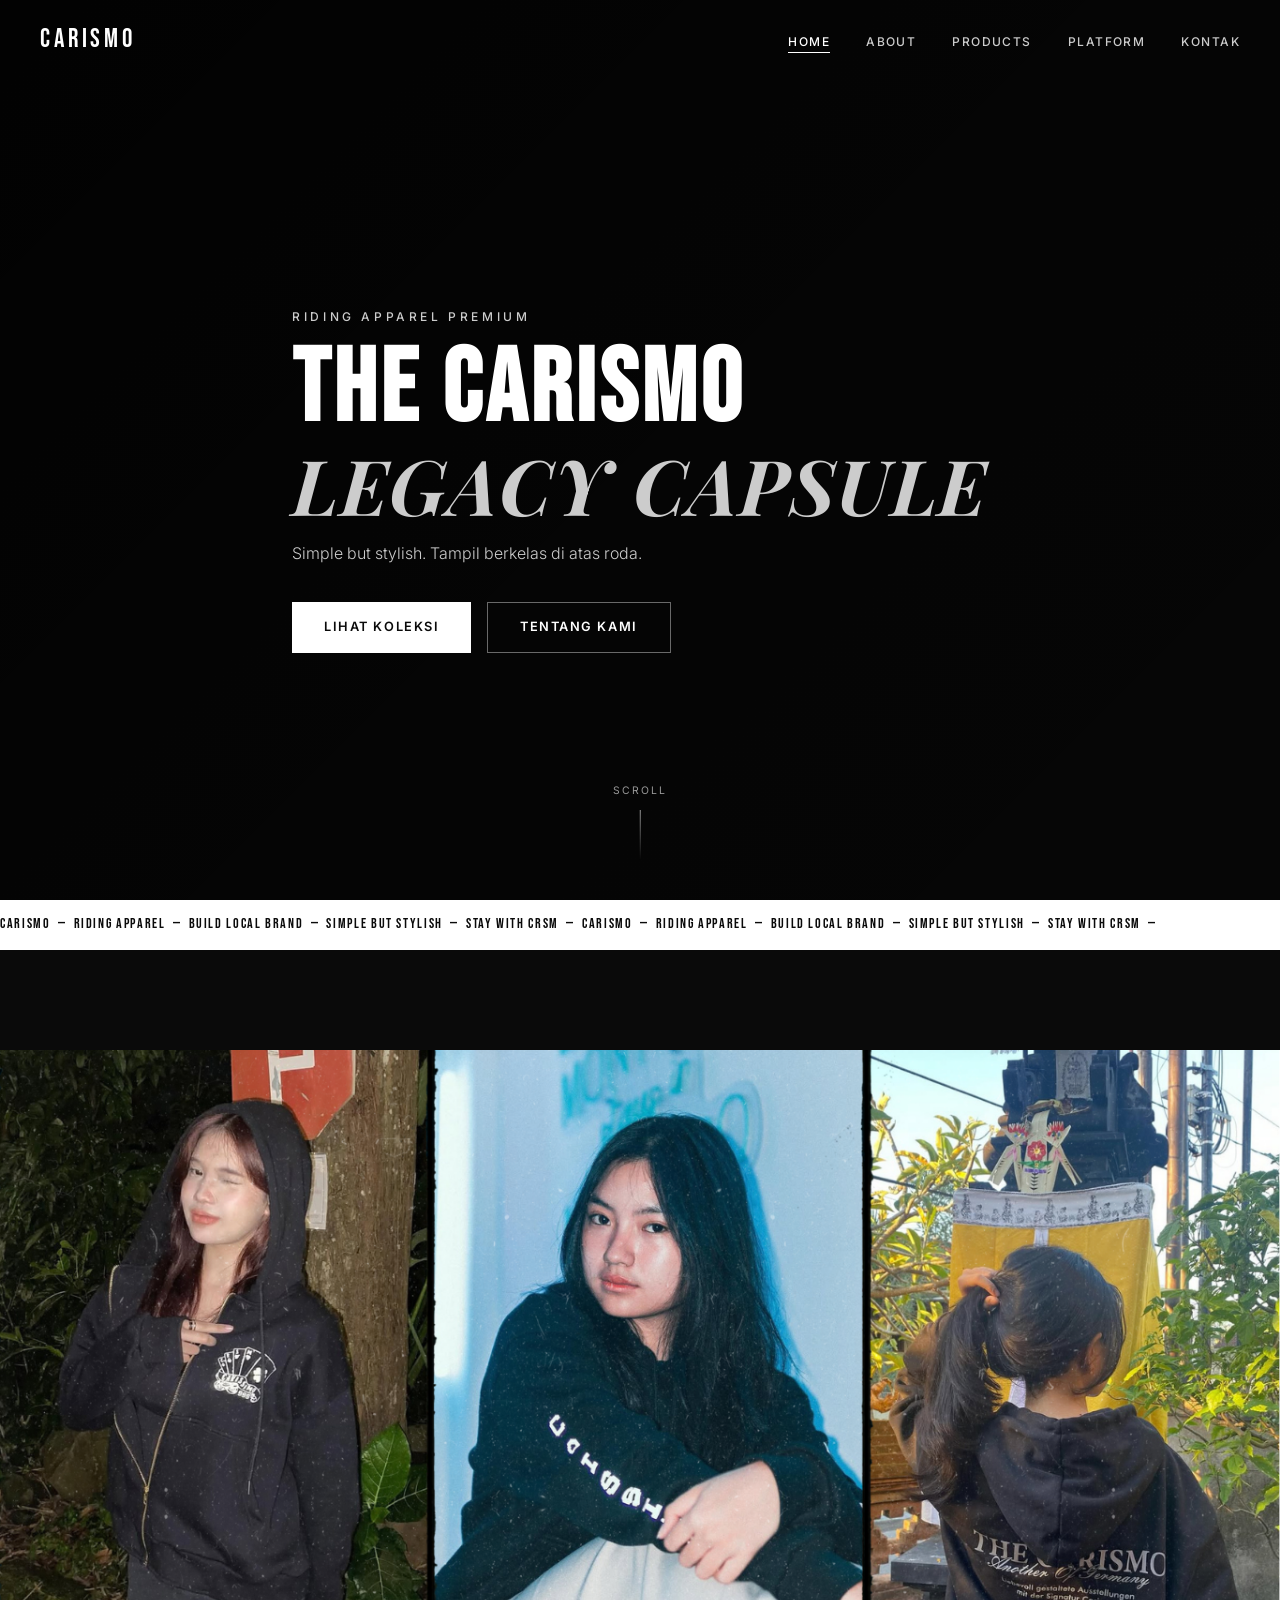
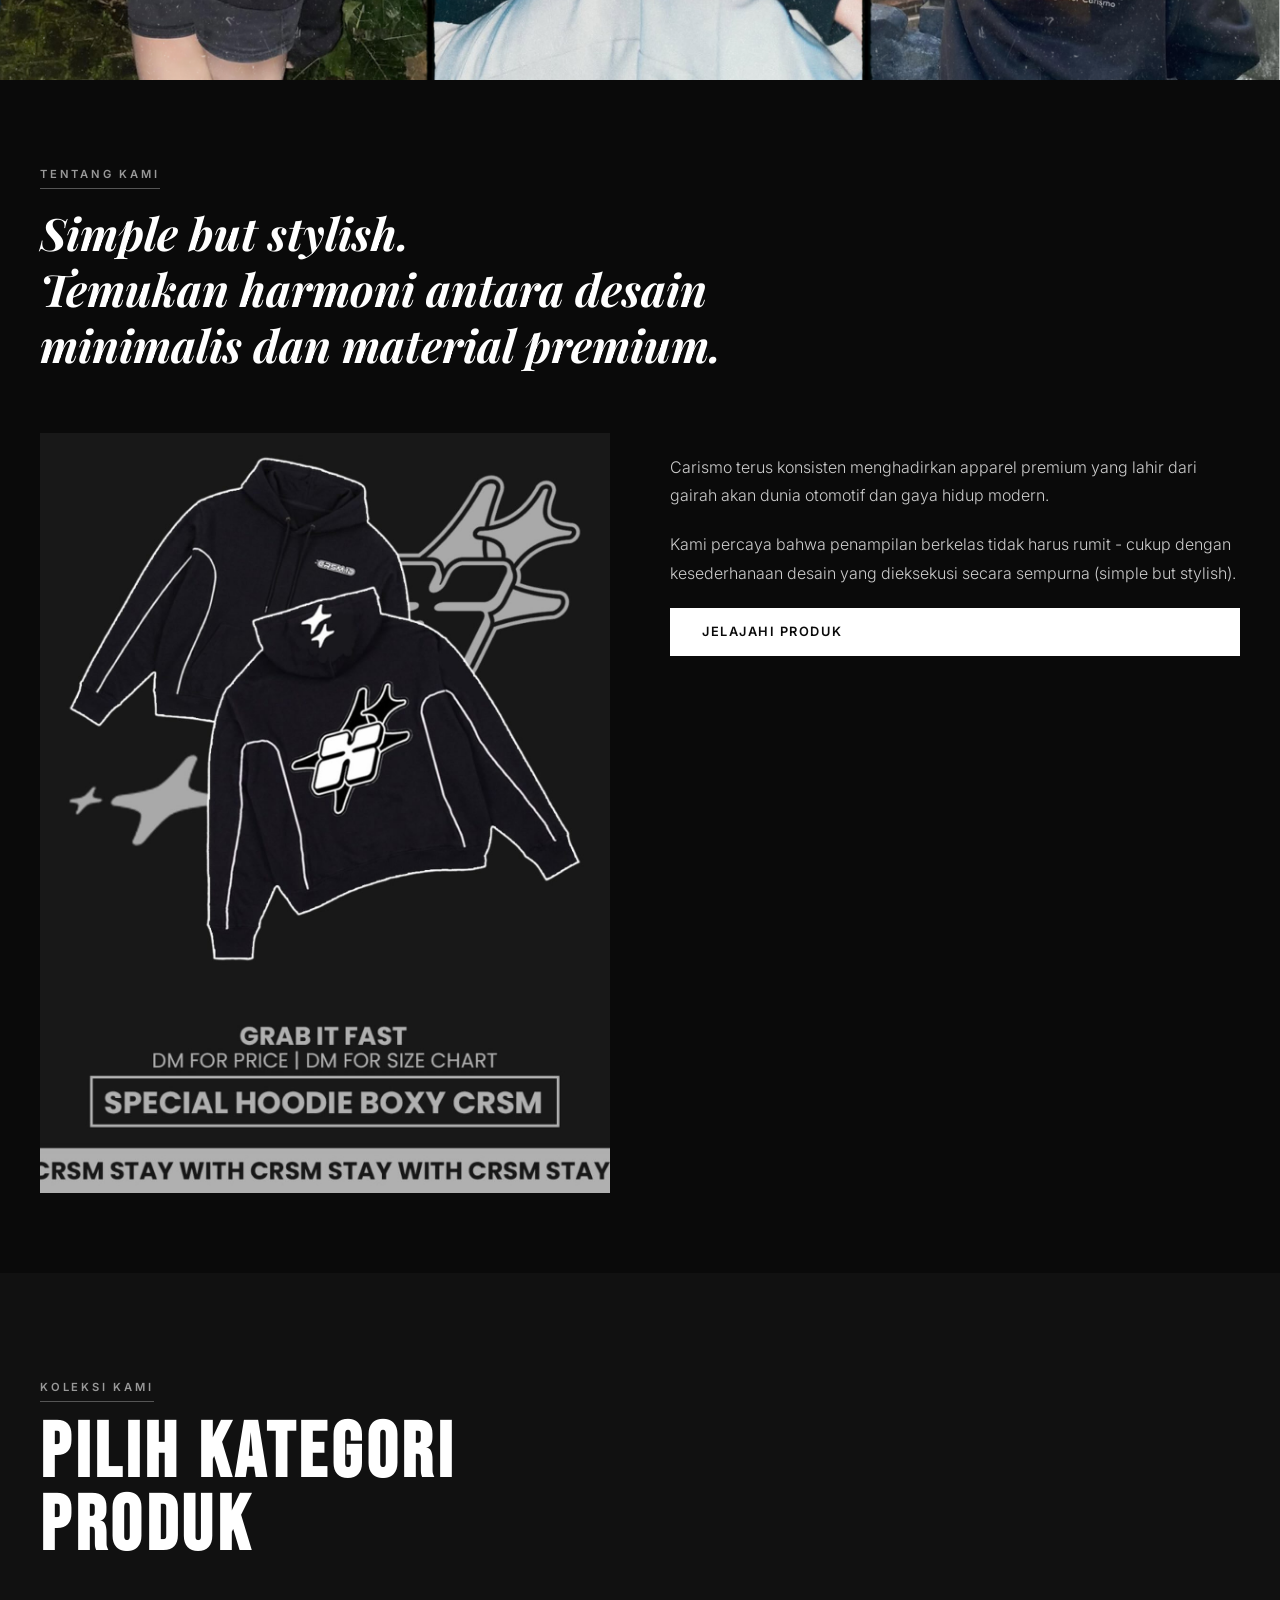
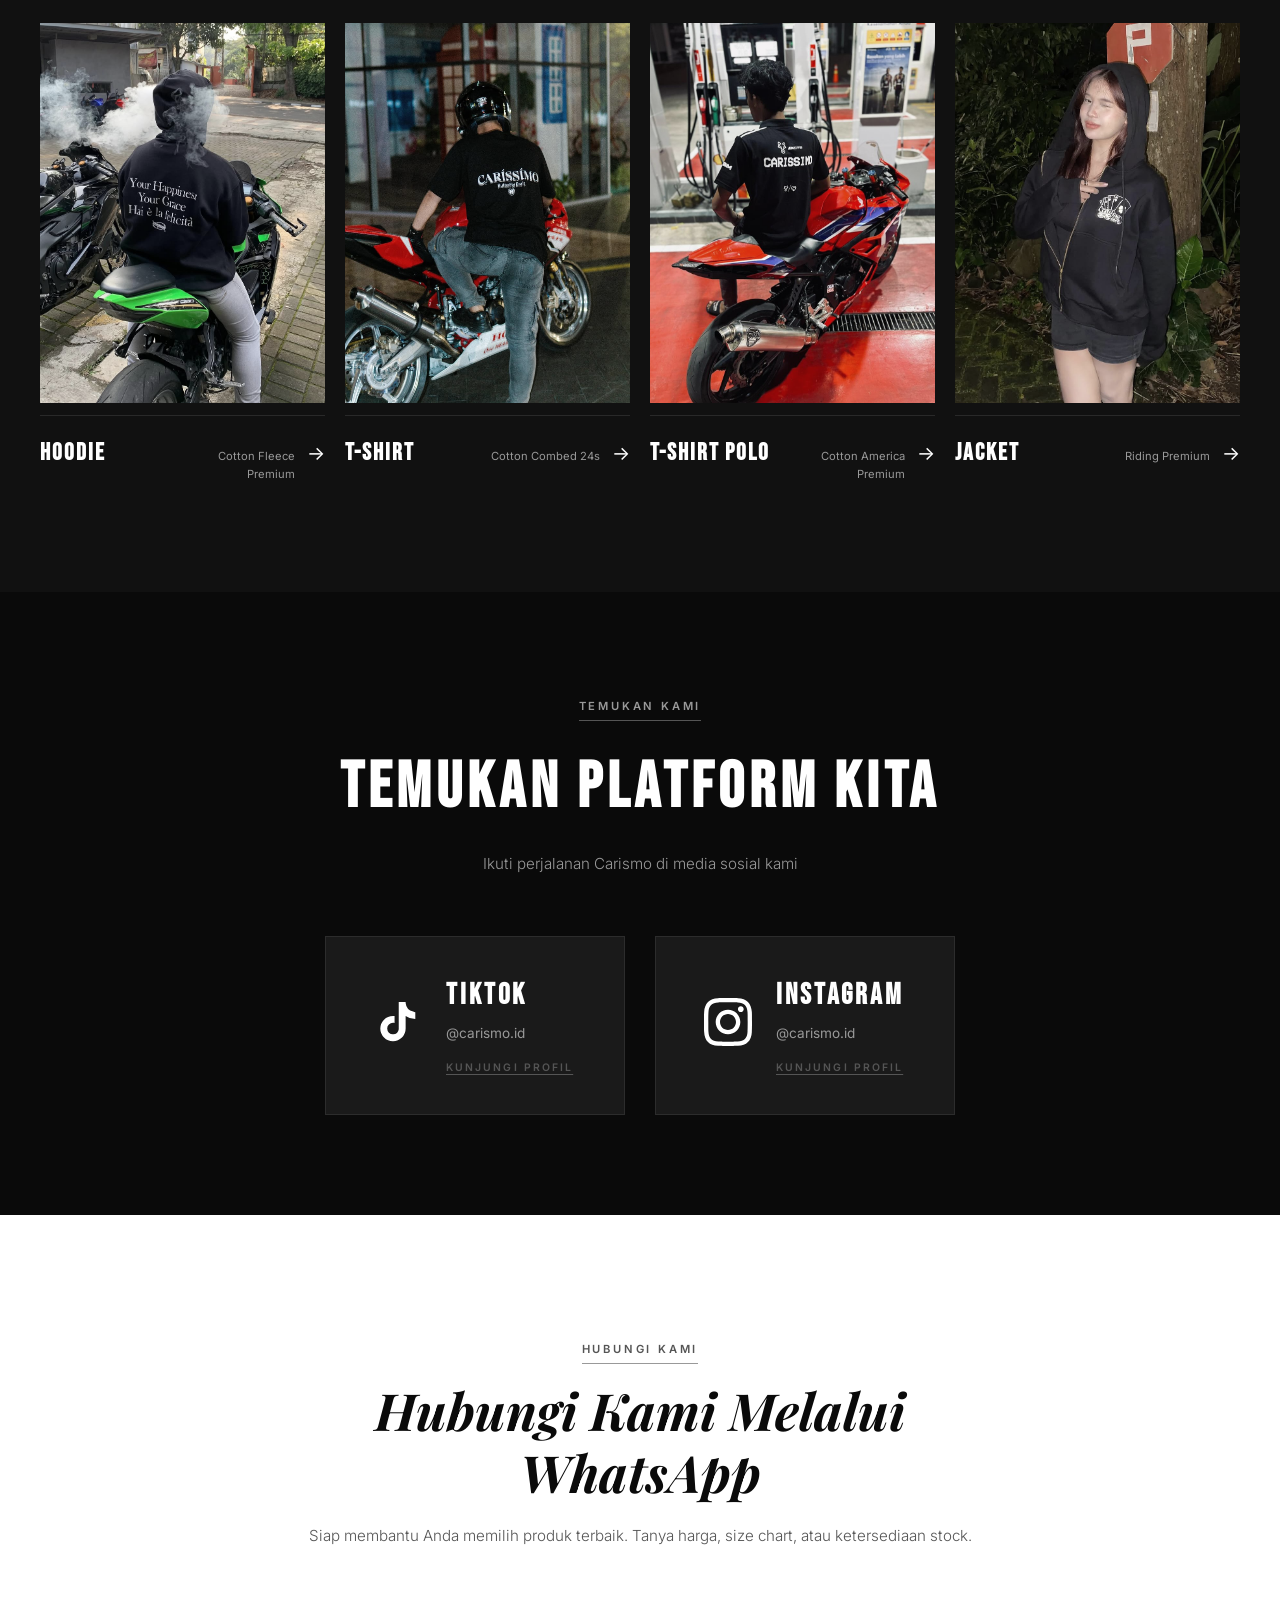
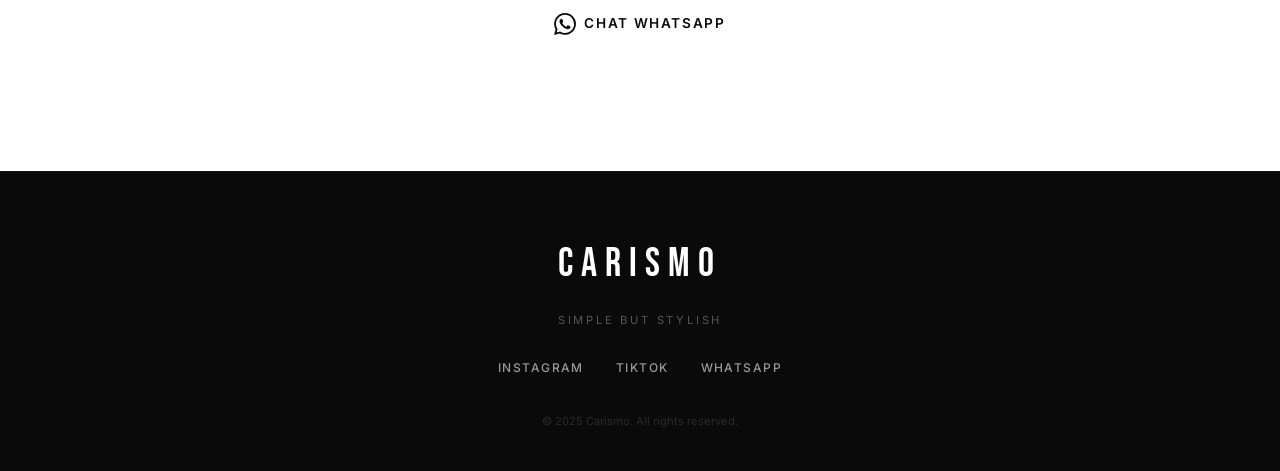
<file: index.html>
<!DOCTYPE html>
<html lang="id">

<head>
  <meta charset="UTF-8" />
  <meta name="viewport" content="width=device-width, initial-scale=1.0" />
  <title>Carismo - Riding Apparel Premium</title>
  <meta name="description"
    content="Carissimo - Brand apparel riding premium lokal Indonesia. Simple but stylish, untuk tampil berkelas di atas roda." />
  <link rel="preconnect" href="https://fonts.googleapis.com" />
  <link rel="preconnect" href="https://fonts.gstatic.com" crossorigin />
  <link
    href="https://fonts.googleapis.com/css2?family=Playfair+Display:ital,wght@0,400;0,700;0,900;1,400;1,700&family=Inter:wght@300;400;500;600;700&family=Bebas+Neue&family=DM+Serif+Display:ital@0;1&display=swap"
    rel="stylesheet" />
  <link rel="stylesheet" href="style.css" />
</head>

<body>

  <!-- NAVBAR -->
  <nav class="navbar" id="navbar">
    <div class="nav-container">
      <a href="index.html" class="nav-logo">CARISMO</a>
      <ul class="nav-links" id="navLinks">
        <li><a href="index.html" class="nav-link active">Home</a></li>
        <li><a href="#about" class="nav-link">About</a></li>
        <li><a href="#products" class="nav-link">Products</a></li>
        <li><a href="#platform" class="nav-link">Platform</a></li>
        <li><a href="#contact" class="nav-link">Kontak</a></li>
      </ul>
      <!-- Mobile: hamburger + dropdown -->
      <div class="hamburger-wrap" id="hamburgerWrap">
        <button class="hamburger" id="hamburger" aria-label="Menu" aria-expanded="false">
          <span></span><span></span><span></span>
        </button>
        <nav class="nav-dropdown" id="navDropdown" aria-label="Mobile navigation">
          <a href="index.html" class="active">Home</a>
          <a href="#about">About</a>
          <a href="#products">Products</a>
          <a href="#platform">Platform</a>
          <a href="#contact">Kontak</a>
        </nav>
      </div>
    </div>
  </nav>

  <!-- HERO SECTION -->
  <section class="hero" id="home">
    <div class="hero-bg">
      <div class="hero-bg-slider" id="heroBgSlider">
        <img src="background 1.png" alt="Carissimo Hero Background 1" class="hero-bg-img" />
        <img src="foto hoodie/foto 6.jpg" alt="Carissimo Hero Background 2" class="hero-bg-img" />
        <img src="foto t-shirt/foto 20.jpg" alt="Carissimo Hero Background 3" class="hero-bg-img" />
      </div>
      <div class="hero-overlay"></div>
    </div>
    <div class="hero-content">
      <p class="hero-tagline">Riding Apparel Premium</p>
      <h1 class="hero-title">THE CARISMO<br /><em>Legacy Capsule</em></h1>
      <p class="hero-sub">Simple but stylish. Tampil berkelas di atas roda.</p>
      <div class="hero-cta">
        <a href="#products" class="btn btn-primary">Lihat Koleksi</a>
        <a href="#about" class="btn btn-outline">Tentang Kami</a>
      </div>
    </div>
    <div class="hero-scroll">
      <span>Scroll</span>
      <div class="scroll-line"></div>
    </div>
  </section>

  <!-- MARQUEE STRIP -->
  <div class="marquee-strip">
    <div class="marquee-track">
      <span>CARISMO &nbsp;&mdash;&nbsp; RIDING APPAREL &nbsp;&mdash;&nbsp; BUILD LOCAL BRAND &nbsp;&mdash;&nbsp;
        SIMPLE BUT STYLISH &nbsp;&mdash;&nbsp; STAY WITH CRSM &nbsp;&mdash;&nbsp; CARISMO &nbsp;&mdash;&nbsp; RIDING
        APPAREL &nbsp;&mdash;&nbsp; BUILD LOCAL BRAND &nbsp;&mdash;&nbsp; SIMPLE BUT STYLISH &nbsp;&mdash;&nbsp; STAY
        WITH CRSM &nbsp;&mdash;&nbsp;</span>
    </div>
  </div>

  <!-- ABOUT SECTION -->
  <section class="about" id="about">
    <div class="about-image-wrap">
      <!-- Desktop: static image -->
      <img src="background 2.png" alt="Carissimo Lifestyle" class="about-img" />
      <!-- Mobile: swipeable slider -->
      <div class="about-slider" id="aboutSlider">
        <div class="about-slider-track" id="aboutSliderTrack">
          <div class="about-slide">
            <img src="background 2.png" alt="Carissimo Lifestyle" />
          </div>
          <div class="about-slide">
            <img src="background 1.png" alt="Carissimo Riding" />
          </div>
          <div class="about-slide">
            <img src="foto hoodie/foto 6.jpg" alt="Carissimo Hoodie" />
          </div>
        </div>
        <div class="about-slider-dots" id="aboutDots">
          <button class="about-dot active" data-index="0" aria-label="Slide 1"></button>
          <button class="about-dot" data-index="1" aria-label="Slide 2"></button>
          <button class="about-dot" data-index="2" aria-label="Slide 3"></button>
        </div>
      </div>
    </div>
    <div class="about-content">
      <span class="section-label">Tentang Kami</span>
      <h2 class="about-title">Simple but stylish.<br />Temukan harmoni antara desain minimalis dan material premium.
      </h2>
      <div class="about-text-block">
        <div class="about-foto">
          <img src="foto hoodie/foto 1.jpg" alt="Carissimo Apparel" />
        </div>
        <div class="about-desc">
          <p>Carismo terus konsisten menghadirkan apparel premium yang lahir dari gairah akan dunia otomotif dan gaya
            hidup modern.</p>
          <p>Kami percaya bahwa penampilan berkelas tidak harus rumit - cukup dengan kesederhanaan desain yang
            dieksekusi secara sempurna (simple but stylish).</p>
          <a href="#products" class="btn btn-primary">Jelajahi Produk</a>
        </div>
      </div>
    </div>
  </section>

  <!-- PRODUCTS SECTION -->
  <section class="products" id="products">
    <div class="products-header">
      <span class="section-label">Koleksi Kami</span>
      <h2 class="products-title">Pilih Kategori<br />Produk</h2>
    </div>
    <div class="product-categories">

      <!-- HOODIE -->
      <a href="hoodie.html" class="product-card" id="cat-hoodie">
        <div class="product-card-img-wrap">
          <img src="foto hoodie/foto 6.jpg" alt="Carissimo Hoodie" class="product-card-img" />
          <div class="product-card-overlay">
            <span class="product-card-cta">Lihat Koleksi</span>
          </div>
        </div>
        <div class="product-card-info">
          <h3>Hoodie</h3>
          <p>Cotton Fleece Premium</p>
          <span class="product-card-arrow">&#8594;</span>
        </div>
      </a>

      <!-- T-SHIRT -->
      <a href="tshirt.html" class="product-card" id="cat-tshirt">
        <div class="product-card-img-wrap">
          <img src="foto t-shirt/foto 20.jpg" alt="Carissimo T-Shirt" class="product-card-img" />
          <div class="product-card-overlay">
            <span class="product-card-cta">Lihat Koleksi</span>
          </div>
        </div>
        <div class="product-card-info">
          <h3>T-Shirt</h3>
          <p>Cotton Combed 24s</p>
          <span class="product-card-arrow">&#8594;</span>
        </div>
      </a>

      <!-- T-SHIRT POLO -->
      <a href="polo.html" class="product-card" id="cat-polo">
        <div class="product-card-img-wrap">
          <img src="foto polo/foto 26.jpg" alt="Carissimo Polo" class="product-card-img" />
          <div class="product-card-overlay">
            <span class="product-card-cta">Lihat Koleksi</span>
          </div>
        </div>
        <div class="product-card-info">
          <h3>T-Shirt Polo</h3>
          <p>Cotton America Premium</p>
          <span class="product-card-arrow">&#8594;</span>
        </div>
      </a>

      <!-- JACKET -->
      <a href="jacket.html" class="product-card" id="cat-jacket">
        <div class="product-card-img-wrap">
          <img src="foto jacket/foto jacket.jpg" alt="Carissimo Jacket" class="product-card-img" />
          <div class="product-card-overlay">
            <span class="product-card-cta">Lihat Koleksi</span>
          </div>
        </div>
        <div class="product-card-info">
          <h3>Jacket</h3>
          <p>Riding Premium</p>
          <span class="product-card-arrow">&#8594;</span>
        </div>
      </a>

    </div>
  </section>

  <!-- PLATFORM SECTION -->
  <section class="platform" id="platform">
    <div class="platform-header">
      <span class="section-label">Temukan Kami</span>
      <h2 class="platform-title">Temukan Platform Kita</h2>
      <p class="platform-sub">Ikuti perjalanan Carismo di media sosial kami</p>
    </div>
    <div class="platform-cards">
      <a href="https://www.tiktok.com/@carismo.id?is_from_webapp=1&sender_device=pc" target="_blank"
        rel="noopener noreferrer" class="platform-card" id="link-tiktok">
        <div class="platform-icon tiktok-icon">
          <svg viewBox="0 0 24 24" fill="currentColor" width="48" height="48">
            <path
              d="M19.59 6.69a4.83 4.83 0 0 1-3.77-4.25V2h-3.45v13.67a2.89 2.89 0 0 1-2.88 2.5 2.89 2.89 0 0 1-2.89-2.89 2.89 2.89 0 0 1 2.89-2.89c.28 0 .54.04.79.1V9.01a6.32 6.32 0 0 0-.79-.05 6.34 6.34 0 0 0-6.34 6.34 6.34 6.34 0 0 0 6.34 6.34 6.34 6.34 0 0 0 6.33-6.34V8.97a8.26 8.26 0 0 0 4.83 1.55V7.07a4.85 4.85 0 0 1-1.06-.38z" />
          </svg>
        </div>
        <div class="platform-info">
          <h3>TikTok</h3>
          <p>@carismo.id</p>
          <span class="platform-link-label">Kunjungi Profil</span>
        </div>
      </a>
      <a href="https://www.instagram.com/carismo.id/" target="_blank" rel="noopener noreferrer" class="platform-card"
        id="link-instagram">
        <div class="platform-icon instagram-icon">
          <svg viewBox="0 0 24 24" fill="currentColor" width="48" height="48">
            <path
              d="M12 2.163c3.204 0 3.584.012 4.85.07 3.252.148 4.771 1.691 4.919 4.919.058 1.265.069 1.645.069 4.849 0 3.205-.012 3.584-.069 4.849-.149 3.225-1.664 4.771-4.919 4.919-1.266.058-1.644.07-4.85.07-3.204 0-3.584-.012-4.849-.07-3.26-.149-4.771-1.699-4.919-4.92-.058-1.265-.07-1.644-.07-4.849 0-3.204.013-3.583.07-4.849.149-3.227 1.664-4.771 4.919-4.919 1.266-.057 1.645-.069 4.849-.069zm0-2.163c-3.259 0-3.667.014-4.947.072-4.358.2-6.78 2.618-6.98 6.98-.059 1.281-.073 1.689-.073 4.948 0 3.259.014 3.668.072 4.948.2 4.358 2.618 6.78 6.98 6.98 1.281.058 1.689.072 4.948.072 3.259 0 3.668-.014 4.948-.072 4.354-.2 6.782-2.618 6.979-6.98.059-1.28.073-1.689.073-4.948 0-3.259-.014-3.667-.072-4.947-.196-4.354-2.617-6.78-6.979-6.98-1.281-.059-1.69-.073-4.949-.073zm0 5.838c-3.403 0-6.162 2.759-6.162 6.162s2.759 6.163 6.162 6.163 6.162-2.759 6.162-6.163c0-3.403-2.759-6.162-6.162-6.162zm0 10.162c-2.209 0-4-1.79-4-4 0-2.209 1.791-4 4-4s4 1.791 4 4c0 2.21-1.791 4-4 4zm6.406-11.845c-.796 0-1.441.645-1.441 1.44s.645 1.44 1.441 1.44c.795 0 1.439-.645 1.439-1.44s-.644-1.44-1.439-1.44z" />
          </svg>
        </div>
        <div class="platform-info">
          <h3>Instagram</h3>
          <p>@carismo.id</p>
          <span class="platform-link-label">Kunjungi Profil</span>
        </div>
      </a>
    </div>
  </section>

  <!-- CONTACT SECTION -->
  <section class="contact" id="contact">
    <div class="contact-inner">
      <span class="section-label">Hubungi Kami</span>
      <h2 class="contact-title">Hubungi Kami Melalui WhatsApp</h2>
      <p class="contact-sub">Siap membantu Anda memilih produk terbaik. Tanya harga, size chart, atau ketersediaan
        stock.</p>
      <a href="https://wa.me/6281318001221" target="_blank" rel="noopener noreferrer" class="btn btn-whatsapp"
        id="btn-whatsapp">
        <svg viewBox="0 0 24 24" fill="currentColor" width="22" height="22">
          <path
            d="M17.472 14.382c-.297-.149-1.758-.867-2.03-.967-.273-.099-.471-.148-.67.15-.197.297-.767.966-.94 1.164-.173.199-.347.223-.644.075-.297-.15-1.255-.463-2.39-1.475-.883-.788-1.48-1.761-1.653-2.059-.173-.297-.018-.458.13-.606.134-.133.298-.347.446-.52.149-.174.198-.298.298-.497.099-.198.05-.371-.025-.52-.075-.149-.669-1.612-.916-2.207-.242-.579-.487-.5-.669-.51-.173-.008-.371-.01-.57-.01-.198 0-.52.074-.792.372-.272.297-1.04 1.016-1.04 2.479 0 1.462 1.065 2.875 1.213 3.074.149.198 2.096 3.2 5.077 4.487.709.306 1.262.489 1.694.625.712.227 1.36.195 1.871.118.571-.085 1.758-.719 2.006-1.413.248-.694.248-1.289.173-1.413-.074-.124-.272-.198-.57-.347m-5.421 7.403h-.004a9.87 9.87 0 0 1-5.031-1.378l-.361-.214-3.741.982.998-3.648-.235-.374a9.86 9.86 0 0 1-1.51-5.26c.001-5.45 4.436-9.884 9.888-9.884 2.64 0 5.122 1.03 6.988 2.898a9.825 9.825 0 0 1 2.893 6.994c-.003 5.45-4.437 9.884-9.885 9.884m8.413-18.297A11.815 11.815 0 0 0 12.05 0C5.495 0 .16 5.335.157 11.892c0 2.096.547 4.142 1.588 5.945L.057 24l6.305-1.654a11.882 11.882 0 0 0 5.683 1.448h.005c6.554 0 11.89-5.335 11.893-11.893a11.821 11.821 0 0 0-3.48-8.413z" />
        </svg>
        Chat WhatsApp
      </a>
    </div>
  </section>

  <!-- FOOTER -->
  <footer class="footer">
    <div class="footer-inner">
      <div class="footer-logo">CARISMO</div>
      <p class="footer-tagline">Simple But Stylish</p>
      <div class="footer-links">
        <a href="https://www.instagram.com/carismo.id/" target="_blank" rel="noopener noreferrer">Instagram</a>
        <a href="https://www.tiktok.com/@carismo.id?is_from_webapp=1&sender_device=pc" target="_blank"
          rel="noopener noreferrer">TikTok</a>
        <a href="https://wa.me/6281318001221" target="_blank" rel="noopener noreferrer">WhatsApp</a>
      </div>
      <p class="footer-copy">&copy; 2025 Carismo. All rights reserved.</p>
    </div>
  </footer>

  <script src="script.js"></script>
</body>

</html>
</file>
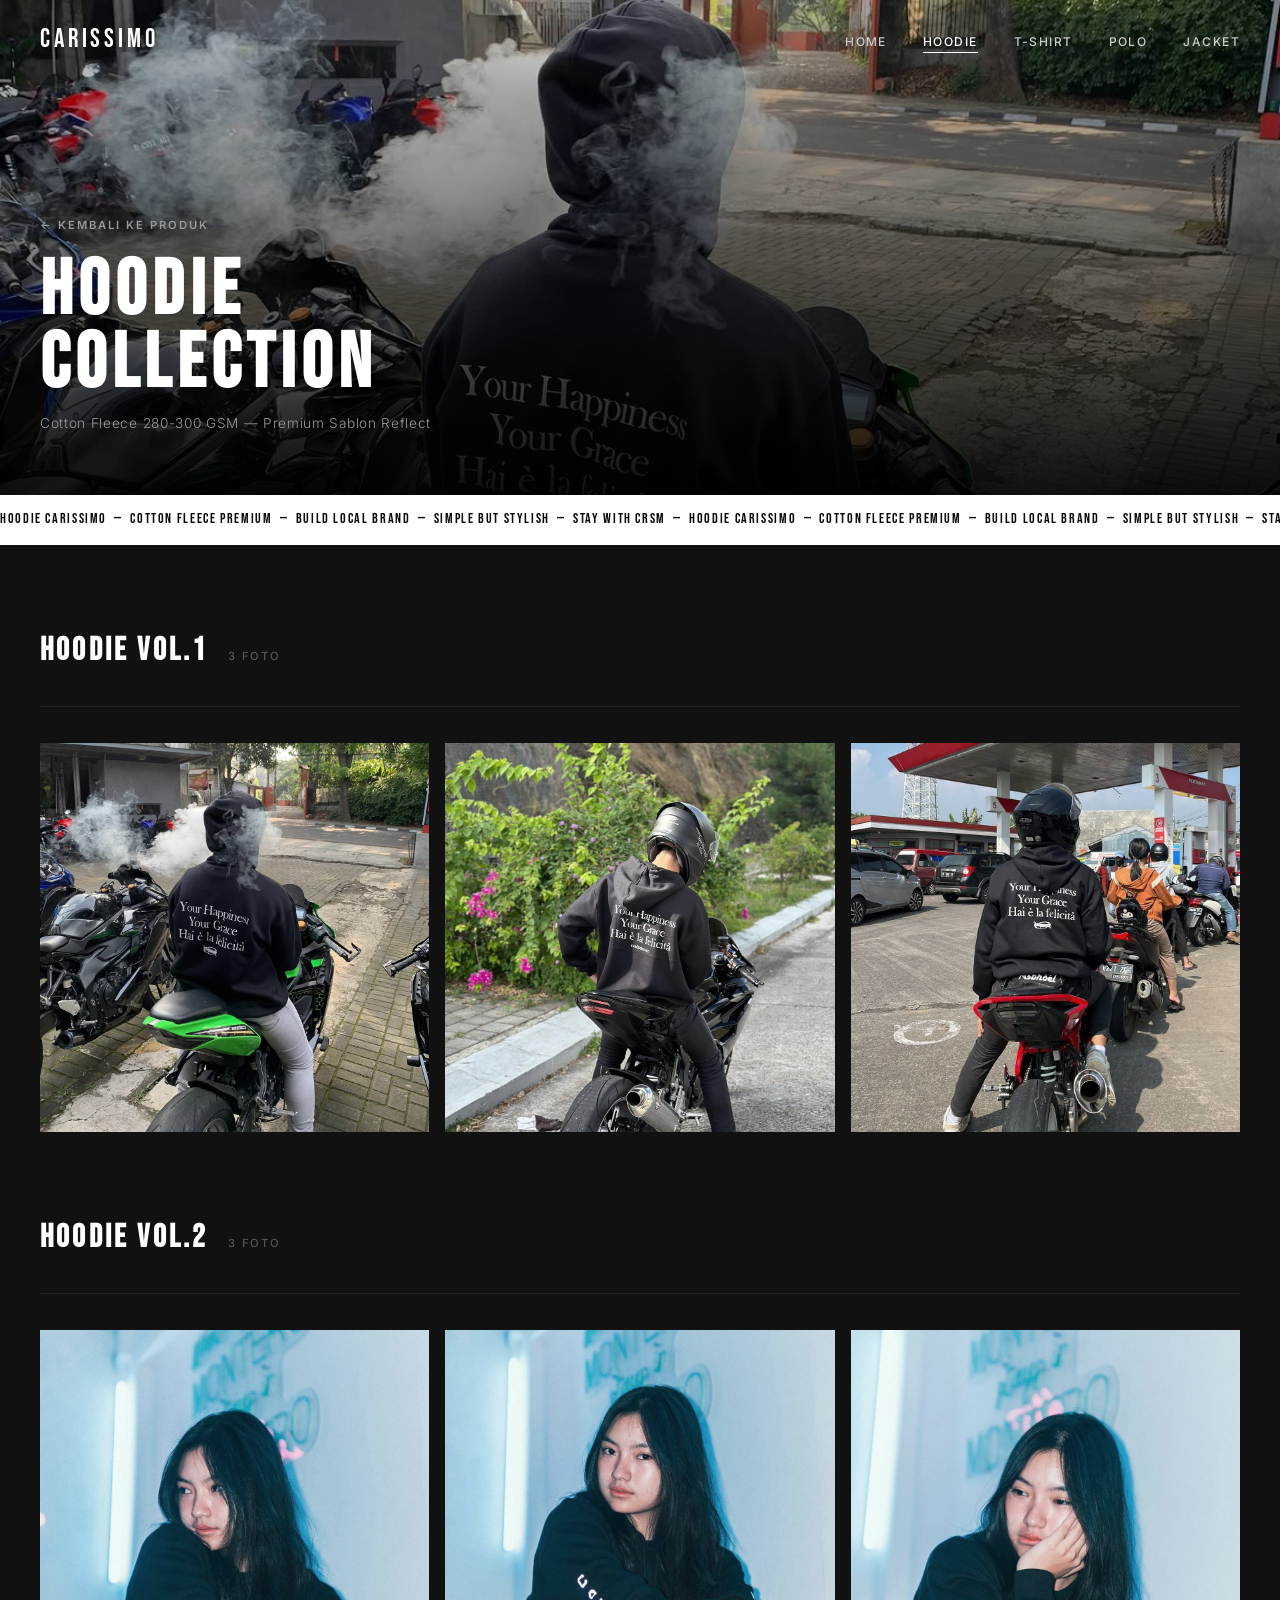
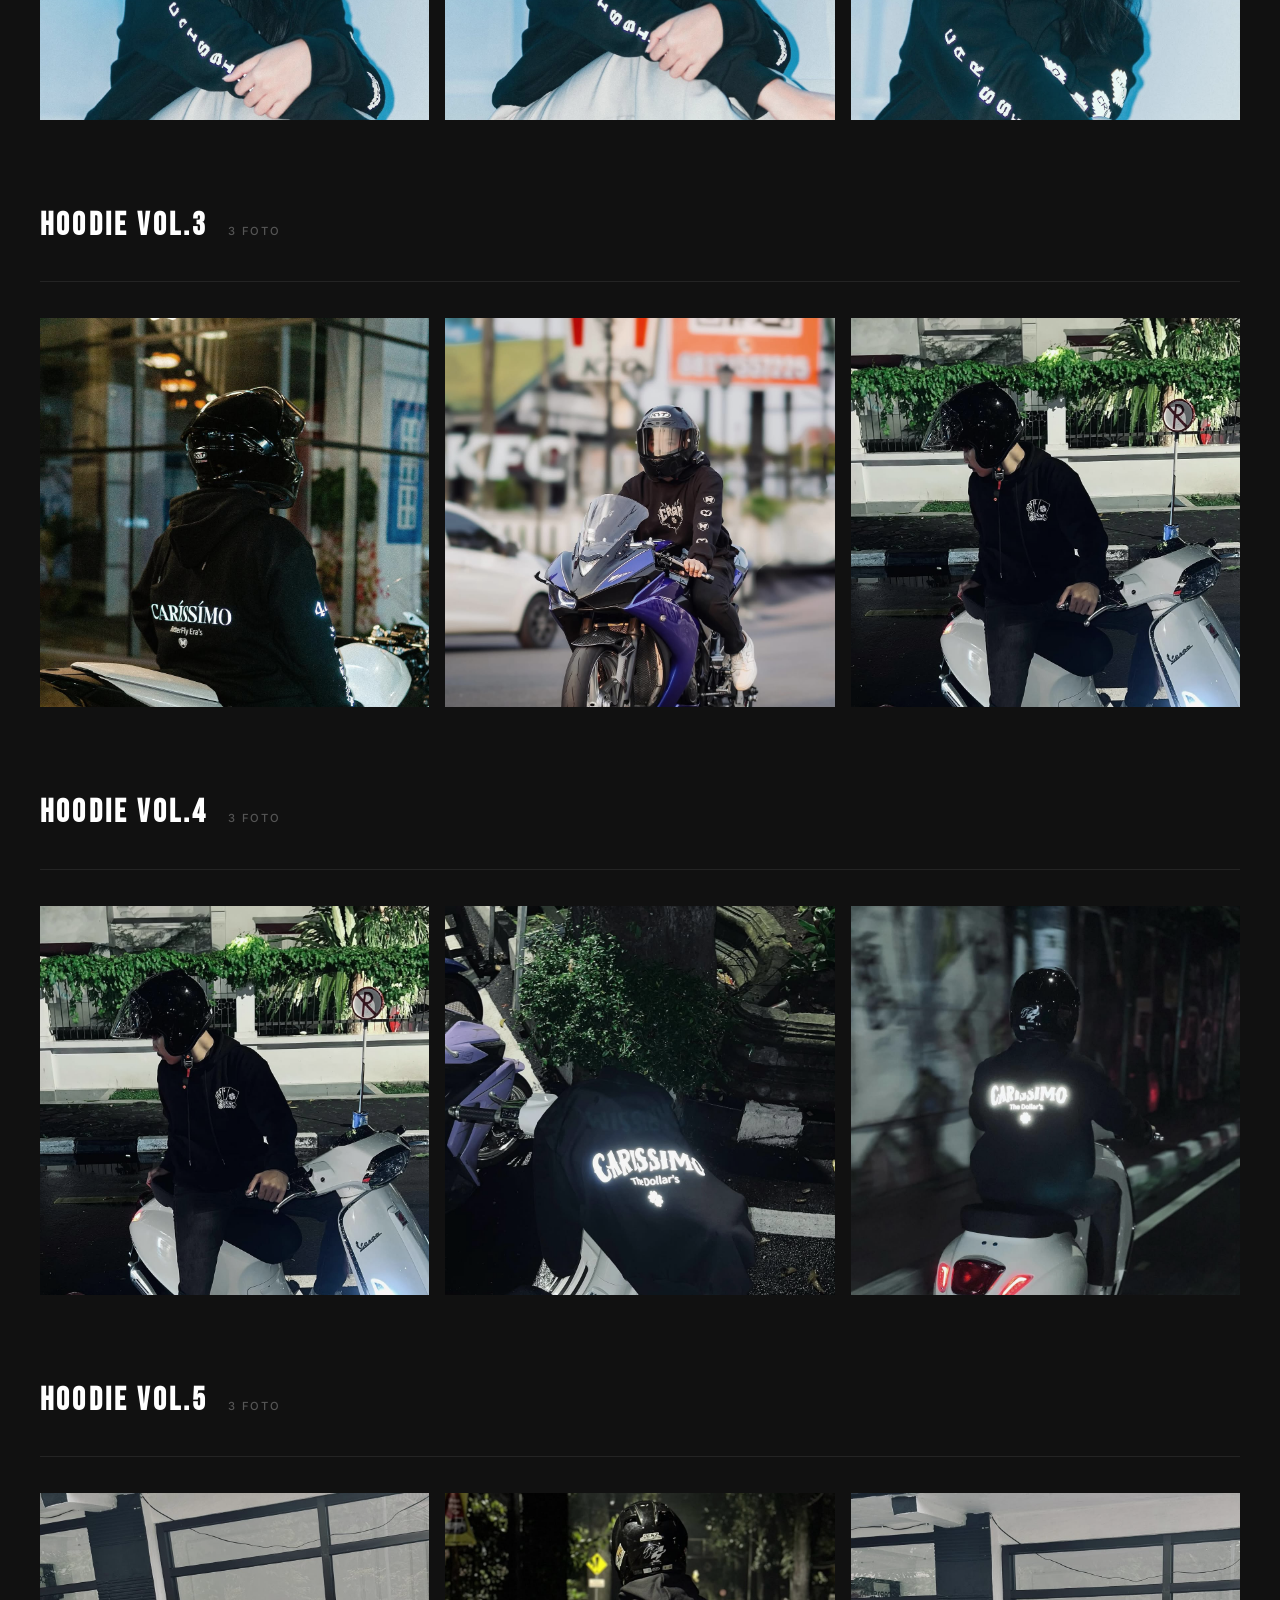
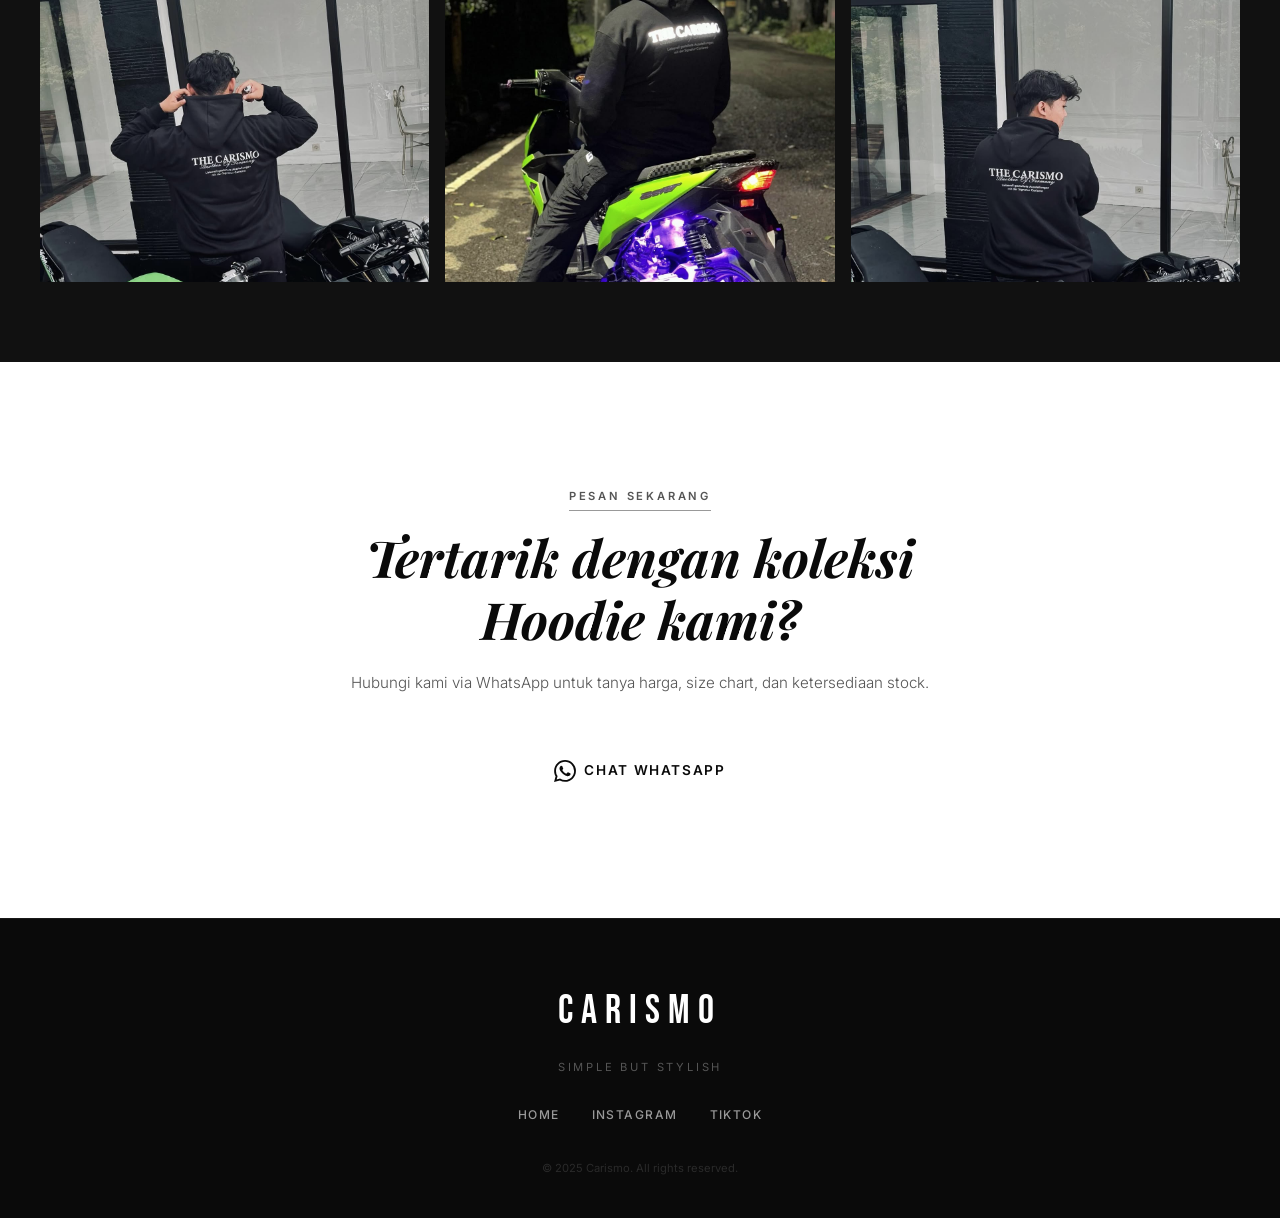
<file: hoodie.html>
<!DOCTYPE html>
<html lang="id">
<head>
  <meta charset="UTF-8" />
  <meta name="viewport" content="width=device-width, initial-scale=1.0" />
  <title>Hoodie Collection - Carissimo</title>
  <meta name="description" content="Koleksi Hoodie Premium Carissimo. Cotton Fleece 280-300 GSM dengan sablon refleect berkualitas tinggi." />
  <link rel="preconnect" href="https://fonts.googleapis.com" />
  <link rel="preconnect" href="https://fonts.gstatic.com" crossorigin />
  <link href="https://fonts.googleapis.com/css2?family=Playfair+Display:ital,wght@0,400;0,700;0,900;1,400;1,700&family=Inter:wght@300;400;500;600;700&family=Bebas+Neue&family=DM+Serif+Display:ital@0;1&display=swap" rel="stylesheet" />
  <link rel="stylesheet" href="style.css" />
</head>
<body>

  <!-- NAVBAR -->
  <nav class="navbar scrolled" id="navbar">
    <div class="nav-container">
      <a href="index.html" class="nav-logo">CARISSIMO</a>
      <ul class="nav-links" id="navLinks">
        <li><a href="index.html" class="nav-link">Home</a></li>
        <li><a href="hoodie.html" class="nav-link active">Hoodie</a></li>
        <li><a href="tshirt.html" class="nav-link">T-Shirt</a></li>
        <li><a href="polo.html" class="nav-link">Polo</a></li>
        <li><a href="jacket.html" class="nav-link">Jacket</a></li>
      </ul>
      <!-- Mobile: hamburger + dropdown -->
      <div class="hamburger-wrap" id="hamburgerWrap">
        <button class="hamburger" id="hamburger" aria-label="Menu" aria-expanded="false">
          <span></span><span></span><span></span>
        </button>
        <nav class="nav-dropdown" id="navDropdown" aria-label="Mobile navigation">
          <a href="index.html">Home</a>
          <a href="hoodie.html" class="active">Hoodie</a>
          <a href="tshirt.html">T-Shirt</a>
          <a href="polo.html">Polo</a>
          <a href="jacket.html">Jacket</a>
        </nav>
      </div>
    </div>
  </nav>

  <!-- PAGE HERO -->
  <section class="page-hero">
    <div class="page-hero-bg">
      <img src="foto hoodie/foto 6.jpg" alt="Hoodie Carissimo" />
    </div>
    <div class="page-hero-overlay"></div>
    <div class="page-hero-content">
      <a href="index.html#products" class="page-back-link" id="backBtn">&#8592; Kembali ke Produk</a>
      <h1 class="page-hero-title">HOODIE<br />COLLECTION</h1>
      <p class="page-hero-sub">Cotton Fleece 280-300 GSM &mdash; Premium Sablon Reflect</p>
    </div>
  </section>

  <!-- MARQUEE STRIP -->
  <div class="marquee-strip">
    <div class="marquee-track">
      <span>HOODIE CARISSIMO &nbsp;&mdash;&nbsp; COTTON FLEECE PREMIUM &nbsp;&mdash;&nbsp; BUILD LOCAL BRAND &nbsp;&mdash;&nbsp; SIMPLE BUT STYLISH &nbsp;&mdash;&nbsp; STAY WITH CRSM &nbsp;&mdash;&nbsp; HOODIE CARISSIMO &nbsp;&mdash;&nbsp; COTTON FLEECE PREMIUM &nbsp;&mdash;&nbsp; BUILD LOCAL BRAND &nbsp;&mdash;&nbsp; SIMPLE BUT STYLISH &nbsp;&mdash;&nbsp; STAY WITH CRSM &nbsp;&mdash;&nbsp;</span>
    </div>
  </div>

  <!-- HOODIE VOL. 1 -->
  <section class="gallery-section">
    <div class="gallery-vol-header">
      <h2 class="gallery-vol-title">Hoodie Vol.1</h2>
      <span class="gallery-vol-count">3 Foto</span>
    </div>
    <div class="gallery-grid">
      <div class="gallery-item">
        <img src="foto hoodie/foto 6.jpg" alt="Hoodie Vol.1 - Foto 6" />
        <div class="gallery-item-overlay"></div>
      </div>
      <div class="gallery-item">
        <img src="foto hoodie/foto 7.jpg" alt="Hoodie Vol.1 - Foto 7" />
        <div class="gallery-item-overlay"></div>
      </div>
      <div class="gallery-item">
        <img src="foto hoodie/foto 8.jpg" alt="Hoodie Vol.1 - Foto 8" />
        <div class="gallery-item-overlay"></div>
      </div>
    </div>
  </section>

  <!-- HOODIE VOL. 2 -->
  <section class="gallery-section">
    <div class="gallery-vol-header">
      <h2 class="gallery-vol-title">Hoodie Vol.2</h2>
      <span class="gallery-vol-count">3 Foto</span>
    </div>
    <div class="gallery-grid">
      <div class="gallery-item">
        <img src="foto hoodie/foto 9.jpg" alt="Hoodie Vol.2 - Foto 9" />
        <div class="gallery-item-overlay"></div>
      </div>
      <div class="gallery-item">
        <img src="foto hoodie/foto 10.jpg" alt="Hoodie Vol.2 - Foto 10" />
        <div class="gallery-item-overlay"></div>
      </div>
      <div class="gallery-item">
        <img src="foto hoodie/foto 11.jpg" alt="Hoodie Vol.2 - Foto 11" />
        <div class="gallery-item-overlay"></div>
      </div>
    </div>
  </section>

  <!-- HOODIE VOL. 3 -->
  <section class="gallery-section">
    <div class="gallery-vol-header">
      <h2 class="gallery-vol-title">Hoodie Vol.3</h2>
      <span class="gallery-vol-count">3 Foto</span>
    </div>
    <div class="gallery-grid">
      <div class="gallery-item">
        <img src="foto hoodie/foto 12.jpg" alt="Hoodie Vol.3 - Foto 12" />
        <div class="gallery-item-overlay"></div>
      </div>
      <div class="gallery-item">
        <img src="foto hoodie/foto 13.jpg" alt="Hoodie Vol.3 - Foto 13" />
        <div class="gallery-item-overlay"></div>
      </div>
      <div class="gallery-item">
        <img src="foto hoodie/foto 14.jpg" alt="Hoodie Vol.3 - Foto 14" />
        <div class="gallery-item-overlay"></div>
      </div>
    </div>
  </section>

  <!-- HOODIE VOL. 4 -->
  <section class="gallery-section">
    <div class="gallery-vol-header">
      <h2 class="gallery-vol-title">Hoodie Vol.4</h2>
      <span class="gallery-vol-count">3 Foto</span>
    </div>
    <div class="gallery-grid">
      <div class="gallery-item">
        <img src="foto hoodie/foto 14.jpg" alt="Hoodie Vol.4 - Foto 14" />
        <div class="gallery-item-overlay"></div>
      </div>
      <div class="gallery-item">
        <img src="foto hoodie/foto 15.jpg" alt="Hoodie Vol.4 - Foto 15" />
        <div class="gallery-item-overlay"></div>
      </div>
      <div class="gallery-item">
        <img src="foto hoodie/foto 16.jpg" alt="Hoodie Vol.4 - Foto 16" />
        <div class="gallery-item-overlay"></div>
      </div>
    </div>
  </section>

  <!-- HOODIE VOL. 5 -->
  <section class="gallery-section">
    <div class="gallery-vol-header">
      <h2 class="gallery-vol-title">Hoodie Vol.5</h2>
      <span class="gallery-vol-count">3 Foto</span>
    </div>
    <div class="gallery-grid">
      <div class="gallery-item">
        <img src="foto hoodie/foto 17.jpg" alt="Hoodie Vol.5 - Foto 17" />
        <div class="gallery-item-overlay"></div>
      </div>
      <div class="gallery-item">
        <img src="foto hoodie/foto 18.jpg" alt="Hoodie Vol.5 - Foto 18" />
        <div class="gallery-item-overlay"></div>
      </div>
      <div class="gallery-item">
        <img src="foto hoodie/foto 19.jpg" alt="Hoodie Vol.5 - Foto 19" />
        <div class="gallery-item-overlay"></div>
      </div>
    </div>
  </section>

  <!-- CTA -->
  <section class="contact" id="contact-hoodie">
    <div class="contact-inner">
      <span class="section-label">Pesan Sekarang</span>
      <h2 class="contact-title">Tertarik dengan koleksi Hoodie kami?</h2>
      <p class="contact-sub">Hubungi kami via WhatsApp untuk tanya harga, size chart, dan ketersediaan stock.</p>
      <a href="https://wa.me/6281318001221" target="_blank" rel="noopener noreferrer" class="btn btn-whatsapp" id="btn-wa-hoodie">
        <svg viewBox="0 0 24 24" fill="currentColor" width="22" height="22">
          <path d="M17.472 14.382c-.297-.149-1.758-.867-2.03-.967-.273-.099-.471-.148-.67.15-.197.297-.767.966-.94 1.164-.173.199-.347.223-.644.075-.297-.15-1.255-.463-2.39-1.475-.883-.788-1.48-1.761-1.653-2.059-.173-.297-.018-.458.13-.606.134-.133.298-.347.446-.52.149-.174.198-.298.298-.497.099-.198.05-.371-.025-.52-.075-.149-.669-1.612-.916-2.207-.242-.579-.487-.5-.669-.51-.173-.008-.371-.01-.57-.01-.198 0-.52.074-.792.372-.272.297-1.04 1.016-1.04 2.479 0 1.462 1.065 2.875 1.213 3.074.149.198 2.096 3.2 5.077 4.487.709.306 1.262.489 1.694.625.712.227 1.36.195 1.871.118.571-.085 1.758-.719 2.006-1.413.248-.694.248-1.289.173-1.413-.074-.124-.272-.198-.57-.347m-5.421 7.403h-.004a9.87 9.87 0 0 1-5.031-1.378l-.361-.214-3.741.982.998-3.648-.235-.374a9.86 9.86 0 0 1-1.51-5.26c.001-5.45 4.436-9.884 9.888-9.884 2.64 0 5.122 1.03 6.988 2.898a9.825 9.825 0 0 1 2.893 6.994c-.003 5.45-4.437 9.884-9.885 9.884m8.413-18.297A11.815 11.815 0 0 0 12.05 0C5.495 0 .16 5.335.157 11.892c0 2.096.547 4.142 1.588 5.945L.057 24l6.305-1.654a11.882 11.882 0 0 0 5.683 1.448h.005c6.554 0 11.89-5.335 11.893-11.893a11.821 11.821 0 0 0-3.48-8.413z"/>
        </svg>
        Chat WhatsApp
      </a>
    </div>
  </section>

  <!-- FOOTER -->
  <footer class="footer">
    <div class="footer-inner">
      <div class="footer-logo">CARISMO</div>
      <p class="footer-tagline">Simple But Stylish</p>
      <div class="footer-links">
        <a href="index.html">Home</a>
        <a href="https://www.instagram.com/carismo.id/" target="_blank" rel="noopener noreferrer">Instagram</a>
        <a href="https://www.tiktok.com/@carismo.id?is_from_webapp=1&sender_device=pc" target="_blank" rel="noopener noreferrer">TikTok</a>
      </div>
      <p class="footer-copy">&copy; 2025 Carismo. All rights reserved.</p>
    </div>
  </footer>

  <script src="script.js"></script>
</body>
</html>
</file>
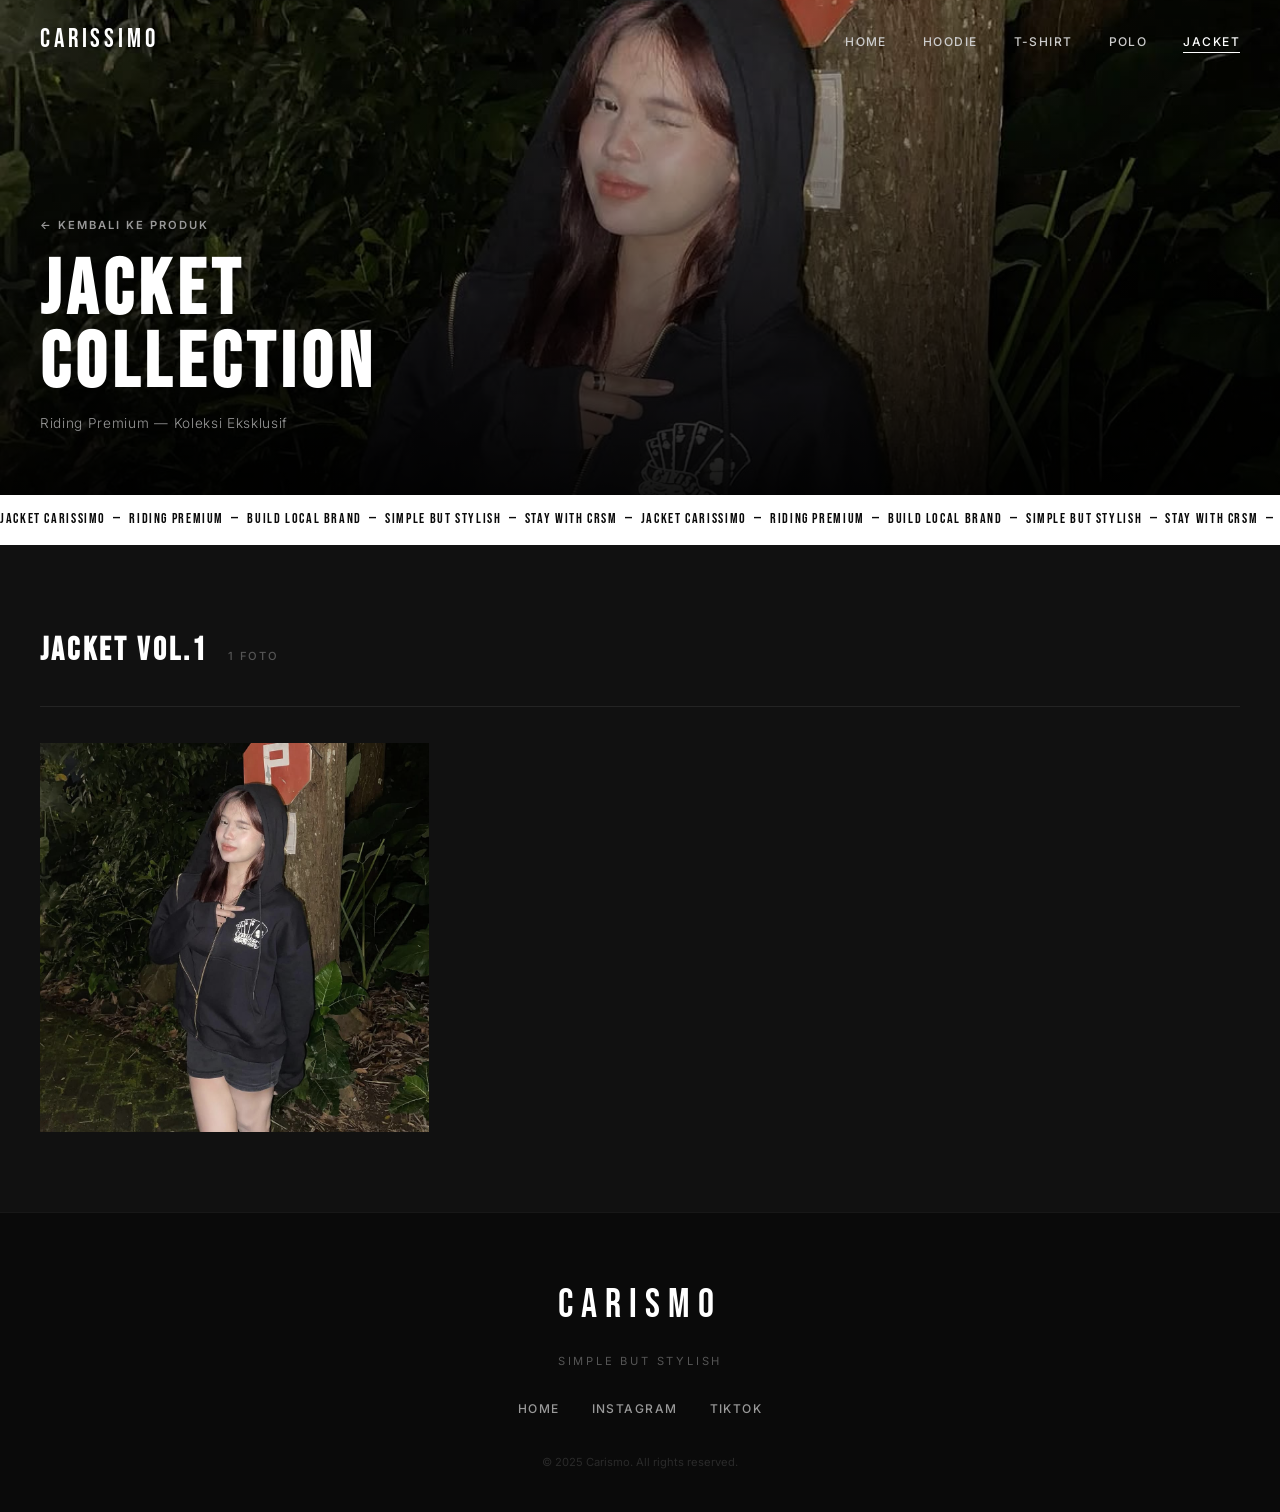
<file: jacket.html>
<!DOCTYPE html>
<html lang="id">
<head>
  <meta charset="UTF-8" />
  <meta name="viewport" content="width=device-width, initial-scale=1.0" />
  <title>Jacket Collection - Carissimo</title>
  <meta name="description" content="Koleksi Jacket Premium Carissimo. Riding jacket eksklusif untuk tampil berkelas di atas roda." />
  <link rel="preconnect" href="https://fonts.googleapis.com" />
  <link rel="preconnect" href="https://fonts.gstatic.com" crossorigin />
  <link href="https://fonts.googleapis.com/css2?family=Playfair+Display:ital,wght@0,400;0,700;0,900;1,400;1,700&family=Inter:wght@300;400;500;600;700&family=Bebas+Neue&family=DM+Serif+Display:ital@0;1&display=swap" rel="stylesheet" />
  <link rel="stylesheet" href="style.css" />
</head>
<body>

  <!-- NAVBAR -->
  <nav class="navbar scrolled" id="navbar">
    <div class="nav-container">
      <a href="index.html" class="nav-logo">CARISSIMO</a>
      <ul class="nav-links" id="navLinks">
        <li><a href="index.html" class="nav-link">Home</a></li>
        <li><a href="hoodie.html" class="nav-link">Hoodie</a></li>
        <li><a href="tshirt.html" class="nav-link">T-Shirt</a></li>
        <li><a href="polo.html" class="nav-link">Polo</a></li>
        <li><a href="jacket.html" class="nav-link active">Jacket</a></li>
      </ul>
      <!-- Mobile: hamburger + dropdown -->
      <div class="hamburger-wrap" id="hamburgerWrap">
        <button class="hamburger" id="hamburger" aria-label="Menu" aria-expanded="false">
          <span></span><span></span><span></span>
        </button>
        <nav class="nav-dropdown" id="navDropdown" aria-label="Mobile navigation">
          <a href="index.html">Home</a>
          <a href="hoodie.html">Hoodie</a>
          <a href="tshirt.html">T-Shirt</a>
          <a href="polo.html">Polo</a>
          <a href="jacket.html" class="active">Jacket</a>
        </nav>
      </div>
    </div>
  </nav>

  <!-- PAGE HERO -->
  <section class="page-hero">
    <div class="page-hero-bg">
      <img src="foto jacket/foto jacket.jpg" alt="Jacket Carissimo" />
    </div>
    <div class="page-hero-overlay"></div>
    <div class="page-hero-content">
      <a href="index.html#products" class="page-back-link" id="backBtn">&#8592; Kembali ke Produk</a>
      <h1 class="page-hero-title">JACKET<br />COLLECTION</h1>
      <p class="page-hero-sub">Riding Premium &mdash; Koleksi Eksklusif</p>
    </div>
  </section>

  <!-- MARQUEE STRIP -->
  <div class="marquee-strip">
    <div class="marquee-track">
      <span>JACKET CARISSIMO &nbsp;&mdash;&nbsp; RIDING PREMIUM &nbsp;&mdash;&nbsp; BUILD LOCAL BRAND &nbsp;&mdash;&nbsp; SIMPLE BUT STYLISH &nbsp;&mdash;&nbsp; STAY WITH CRSM &nbsp;&mdash;&nbsp; JACKET CARISSIMO &nbsp;&mdash;&nbsp; RIDING PREMIUM &nbsp;&mdash;&nbsp; BUILD LOCAL BRAND &nbsp;&mdash;&nbsp; SIMPLE BUT STYLISH &nbsp;&mdash;&nbsp; STAY WITH CRSM &nbsp;&mdash;&nbsp;</span>
    </div>
  </div>

  <!-- JACKET VOL. 1 -->
  <section class="gallery-section">
    <div class="gallery-vol-header">
      <h2 class="gallery-vol-title">Jacket Vol.1</h2>
      <span class="gallery-vol-count">1 Foto</span>
    </div>
    <div class="gallery-grid">
      <div class="gallery-item">
        <img src="foto jacket/foto jacket.jpg" alt="Jacket Vol.1 - Foto Jacket" />
        <div class="gallery-item-overlay"></div>
      </div>
    </div>
  </section>

  <!-- FOOTER -->
  <footer class="footer">
    <div class="footer-inner">
      <div class="footer-logo">CARISMO</div>
      <p class="footer-tagline">Simple But Stylish</p>
      <div class="footer-links">
        <a href="index.html">Home</a>
        <a href="https://www.instagram.com/carismo.id/" target="_blank" rel="noopener noreferrer">Instagram</a>
        <a href="https://www.tiktok.com/@carismo.id?is_from_webapp=1&sender_device=pc" target="_blank" rel="noopener noreferrer">TikTok</a>
      </div>
      <p class="footer-copy">&copy; 2025 Carismo. All rights reserved.</p>
    </div>
  </footer>

  <script src="script.js"></script>
</body>
</html>
</file>
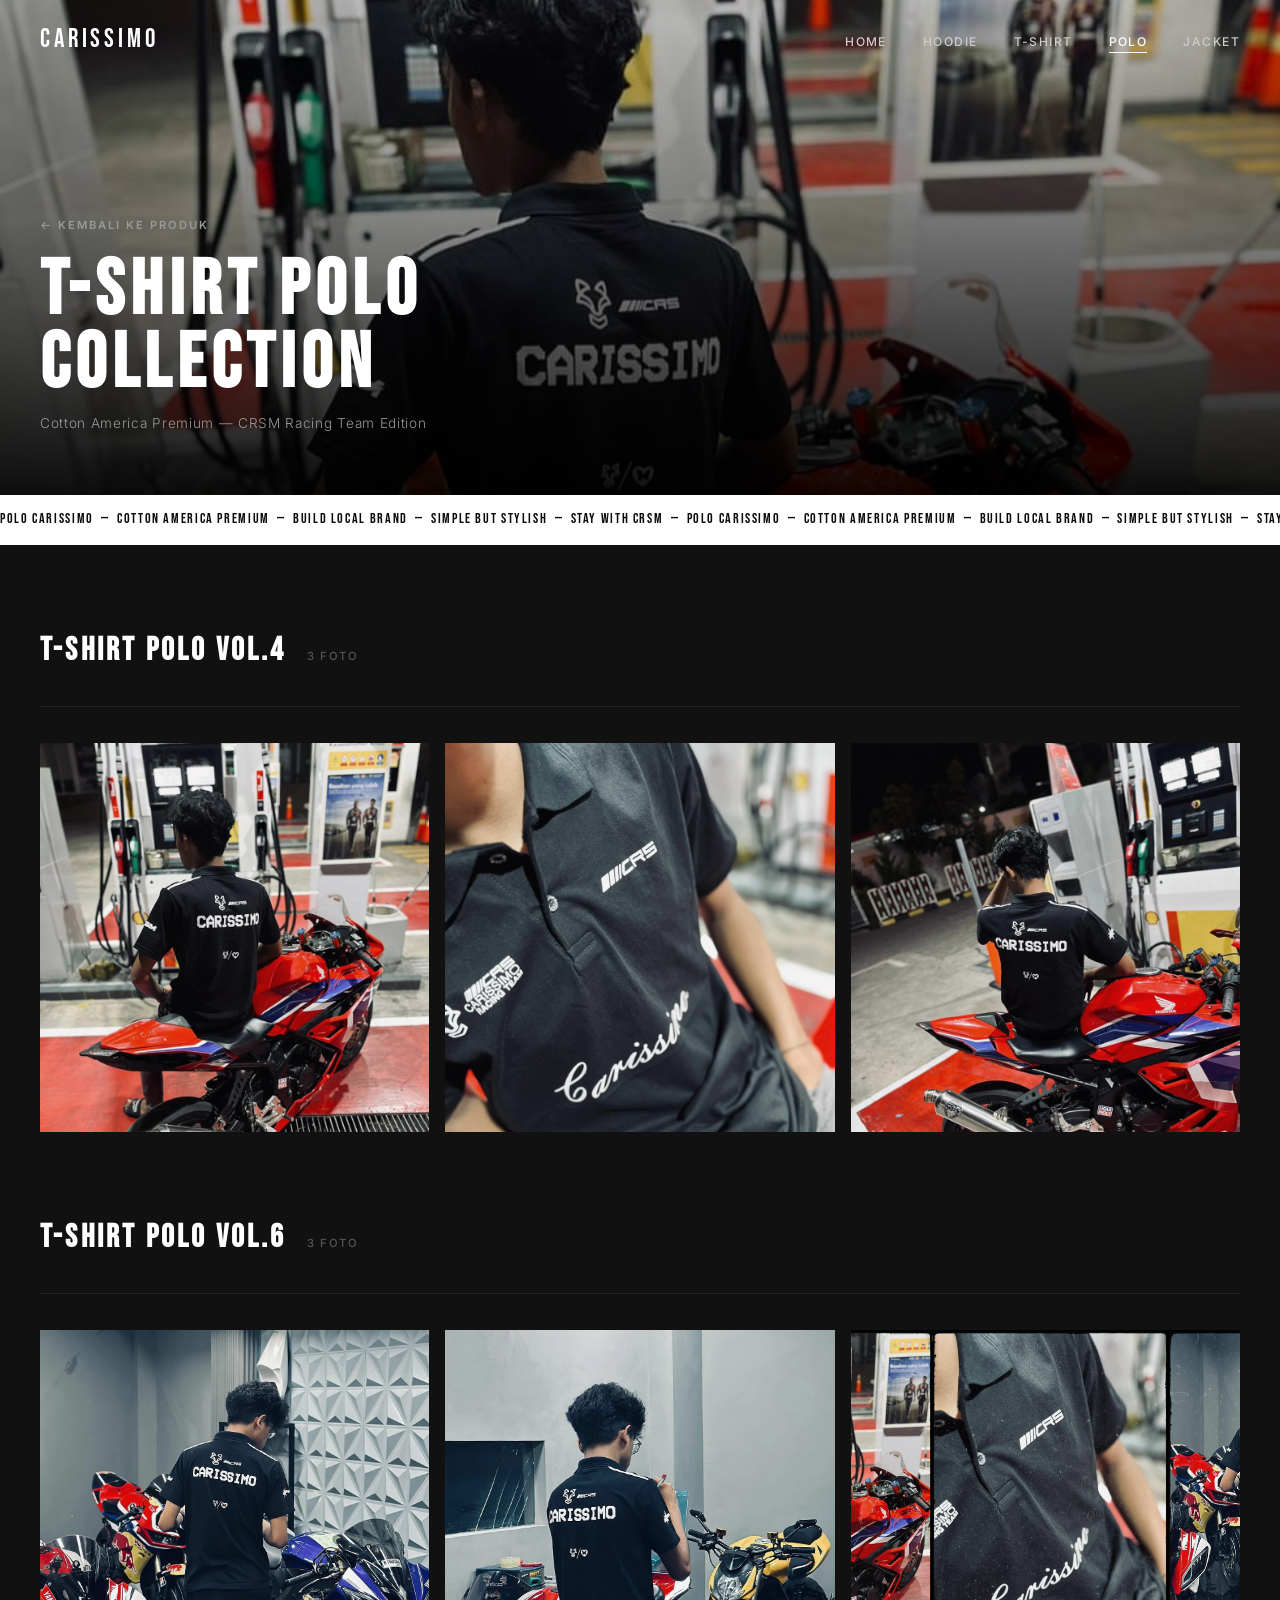
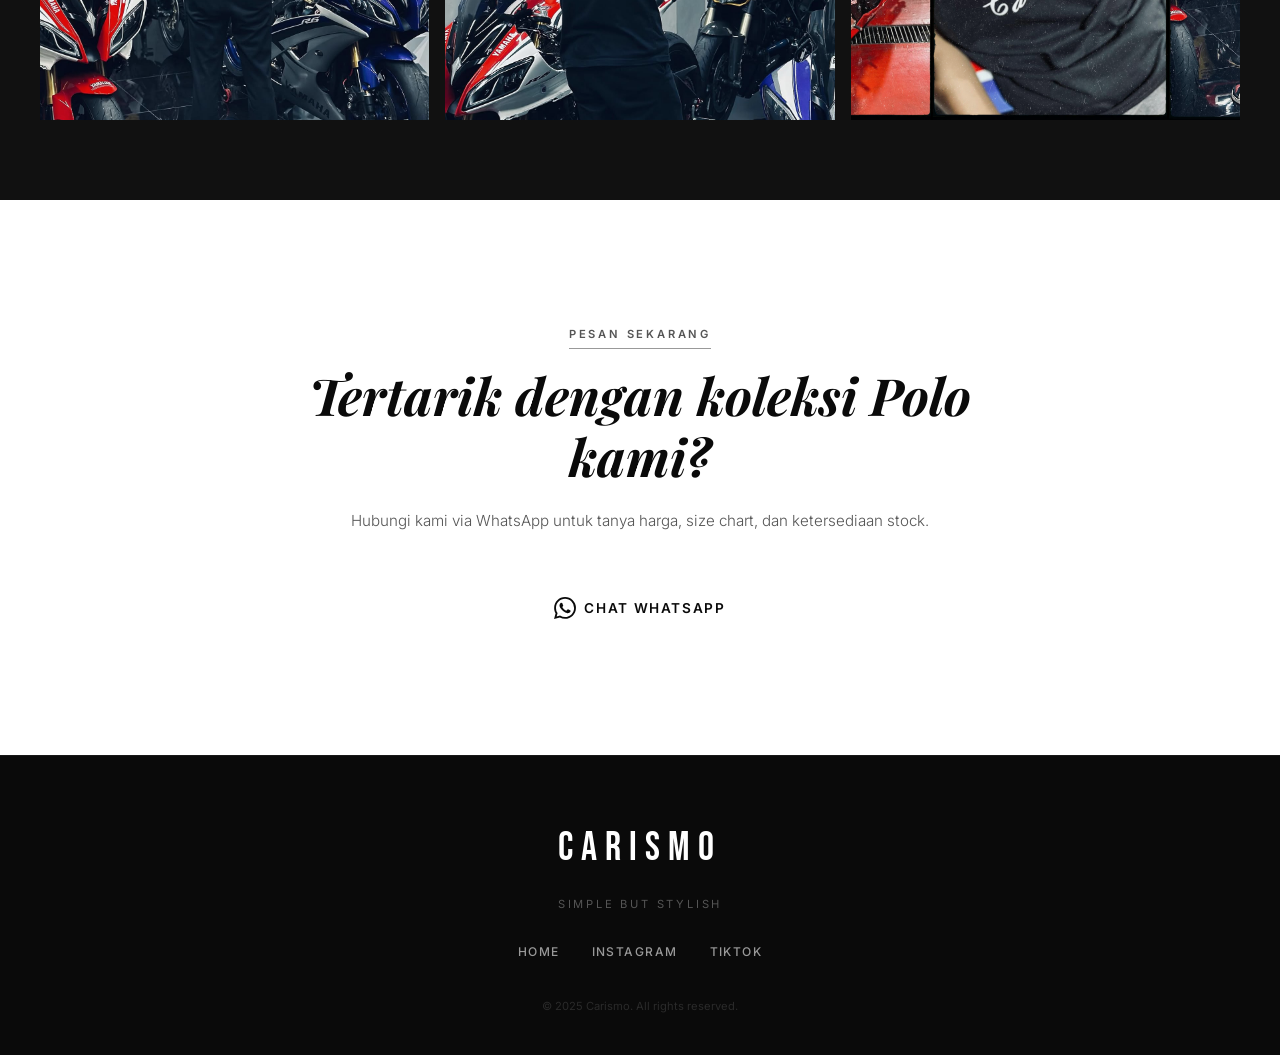
<file: polo.html>
<!DOCTYPE html>
<html lang="id">
<head>
  <meta charset="UTF-8" />
  <meta name="viewport" content="width=device-width, initial-scale=1.0" />
  <title>T-Shirt Polo Collection - Carissimo</title>
  <meta name="description" content="Koleksi T-Shirt Polo Premium Carissimo. Cotton America Premium dengan desain racing eksklusif." />
  <link rel="preconnect" href="https://fonts.googleapis.com" />
  <link rel="preconnect" href="https://fonts.gstatic.com" crossorigin />
  <link href="https://fonts.googleapis.com/css2?family=Playfair+Display:ital,wght@0,400;0,700;0,900;1,400;1,700&family=Inter:wght@300;400;500;600;700&family=Bebas+Neue&family=DM+Serif+Display:ital@0;1&display=swap" rel="stylesheet" />
  <link rel="stylesheet" href="style.css" />
</head>
<body>

  <!-- NAVBAR -->
  <nav class="navbar scrolled" id="navbar">
    <div class="nav-container">
      <a href="index.html" class="nav-logo">CARISSIMO</a>
      <ul class="nav-links" id="navLinks">
        <li><a href="index.html" class="nav-link">Home</a></li>
        <li><a href="hoodie.html" class="nav-link">Hoodie</a></li>
        <li><a href="tshirt.html" class="nav-link">T-Shirt</a></li>
        <li><a href="polo.html" class="nav-link active">Polo</a></li>
        <li><a href="jacket.html" class="nav-link">Jacket</a></li>
      </ul>
      <!-- Mobile: hamburger + dropdown -->
      <div class="hamburger-wrap" id="hamburgerWrap">
        <button class="hamburger" id="hamburger" aria-label="Menu" aria-expanded="false">
          <span></span><span></span><span></span>
        </button>
        <nav class="nav-dropdown" id="navDropdown" aria-label="Mobile navigation">
          <a href="index.html">Home</a>
          <a href="hoodie.html">Hoodie</a>
          <a href="tshirt.html">T-Shirt</a>
          <a href="polo.html" class="active">Polo</a>
          <a href="jacket.html">Jacket</a>
        </nav>
      </div>
    </div>
  </nav>

  <!-- PAGE HERO -->
  <section class="page-hero">
    <div class="page-hero-bg">
      <img src="foto polo/foto 26.jpg" alt="Polo Carissimo" />
    </div>
    <div class="page-hero-overlay"></div>
    <div class="page-hero-content">
      <a href="index.html#products" class="page-back-link" id="backBtn">&#8592; Kembali ke Produk</a>
      <h1 class="page-hero-title">T-SHIRT POLO<br />COLLECTION</h1>
      <p class="page-hero-sub">Cotton America Premium &mdash; CRSM Racing Team Edition</p>
    </div>
  </section>

  <!-- MARQUEE STRIP -->
  <div class="marquee-strip">
    <div class="marquee-track">
      <span>POLO CARISSIMO &nbsp;&mdash;&nbsp; COTTON AMERICA PREMIUM &nbsp;&mdash;&nbsp; BUILD LOCAL BRAND &nbsp;&mdash;&nbsp; SIMPLE BUT STYLISH &nbsp;&mdash;&nbsp; STAY WITH CRSM &nbsp;&mdash;&nbsp; POLO CARISSIMO &nbsp;&mdash;&nbsp; COTTON AMERICA PREMIUM &nbsp;&mdash;&nbsp; BUILD LOCAL BRAND &nbsp;&mdash;&nbsp; SIMPLE BUT STYLISH &nbsp;&mdash;&nbsp; STAY WITH CRSM &nbsp;&mdash;&nbsp;</span>
    </div>
  </div>

  <!-- T-SHIRT POLO VOL. 4 -->
  <section class="gallery-section">
    <div class="gallery-vol-header">
      <h2 class="gallery-vol-title">T-Shirt Polo Vol.4</h2>
      <span class="gallery-vol-count">3 Foto</span>
    </div>
    <div class="gallery-grid">
      <div class="gallery-item">
        <img src="foto polo/foto 26.jpg" alt="Polo Vol.4 - Foto 26" />
        <div class="gallery-item-overlay"></div>
      </div>
      <div class="gallery-item">
        <img src="foto polo/foto 27.jpg" alt="Polo Vol.4 - Foto 27" />
        <div class="gallery-item-overlay"></div>
      </div>
      <div class="gallery-item">
        <img src="foto polo/foto 28.jpg" alt="Polo Vol.4 - Foto 28" />
        <div class="gallery-item-overlay"></div>
      </div>
    </div>
  </section>

  <!-- T-SHIRT POLO VOL. 6 (Racing Team) -->
  <section class="gallery-section">
    <div class="gallery-vol-header">
      <h2 class="gallery-vol-title">T-Shirt Polo Vol.6</h2>
      <span class="gallery-vol-count">3 Foto</span>
    </div>
    <div class="gallery-grid">
      <div class="gallery-item">
        <img src="foto polo/foto 29.jpg" alt="Polo Vol.6 - Foto 29" />
        <div class="gallery-item-overlay"></div>
      </div>
      <div class="gallery-item">
        <img src="foto polo/foto 30.jpg" alt="Polo Vol.6 - Foto 30" />
        <div class="gallery-item-overlay"></div>
      </div>
      <div class="gallery-item">
        <img src="foto polo/Desain tanpa judul (17).png" alt="Polo Vol.6 - Design" />
        <div class="gallery-item-overlay"></div>
      </div>
    </div>
  </section>

  <!-- CTA -->
  <section class="contact" id="contact-polo">
    <div class="contact-inner">
      <span class="section-label">Pesan Sekarang</span>
      <h2 class="contact-title">Tertarik dengan koleksi Polo kami?</h2>
      <p class="contact-sub">Hubungi kami via WhatsApp untuk tanya harga, size chart, dan ketersediaan stock.</p>
      <a href="https://wa.me/6281318001221" target="_blank" rel="noopener noreferrer" class="btn btn-whatsapp" id="btn-wa-polo">
        <svg viewBox="0 0 24 24" fill="currentColor" width="22" height="22">
          <path d="M17.472 14.382c-.297-.149-1.758-.867-2.03-.967-.273-.099-.471-.148-.67.15-.197.297-.767.966-.94 1.164-.173.199-.347.223-.644.075-.297-.15-1.255-.463-2.39-1.475-.883-.788-1.48-1.761-1.653-2.059-.173-.297-.018-.458.13-.606.134-.133.298-.347.446-.52.149-.174.198-.298.298-.497.099-.198.05-.371-.025-.52-.075-.149-.669-1.612-.916-2.207-.242-.579-.487-.5-.669-.51-.173-.008-.371-.01-.57-.01-.198 0-.52.074-.792.372-.272.297-1.04 1.016-1.04 2.479 0 1.462 1.065 2.875 1.213 3.074.149.198 2.096 3.2 5.077 4.487.709.306 1.262.489 1.694.625.712.227 1.36.195 1.871.118.571-.085 1.758-.719 2.006-1.413.248-.694.248-1.289.173-1.413-.074-.124-.272-.198-.57-.347m-5.421 7.403h-.004a9.87 9.87 0 0 1-5.031-1.378l-.361-.214-3.741.982.998-3.648-.235-.374a9.86 9.86 0 0 1-1.51-5.26c.001-5.45 4.436-9.884 9.888-9.884 2.64 0 5.122 1.03 6.988 2.898a9.825 9.825 0 0 1 2.893 6.994c-.003 5.45-4.437 9.884-9.885 9.884m8.413-18.297A11.815 11.815 0 0 0 12.05 0C5.495 0 .16 5.335.157 11.892c0 2.096.547 4.142 1.588 5.945L.057 24l6.305-1.654a11.882 11.882 0 0 0 5.683 1.448h.005c6.554 0 11.89-5.335 11.893-11.893a11.821 11.821 0 0 0-3.48-8.413z"/>
        </svg>
        Chat WhatsApp
      </a>
    </div>
  </section>

  <!-- FOOTER -->
  <footer class="footer">
    <div class="footer-inner">
      <div class="footer-logo">CARISMO</div>
      <p class="footer-tagline">Simple But Stylish</p>
      <div class="footer-links">
        <a href="index.html">Home</a>
        <a href="https://www.instagram.com/carismo.id/" target="_blank" rel="noopener noreferrer">Instagram</a>
        <a href="https://www.tiktok.com/@carismo.id?is_from_webapp=1&sender_device=pc" target="_blank" rel="noopener noreferrer">TikTok</a>
      </div>
      <p class="footer-copy">&copy; 2025 Carismo. All rights reserved.</p>
    </div>
  </footer>

  <script src="script.js"></script>
</body>
</html>
</file>
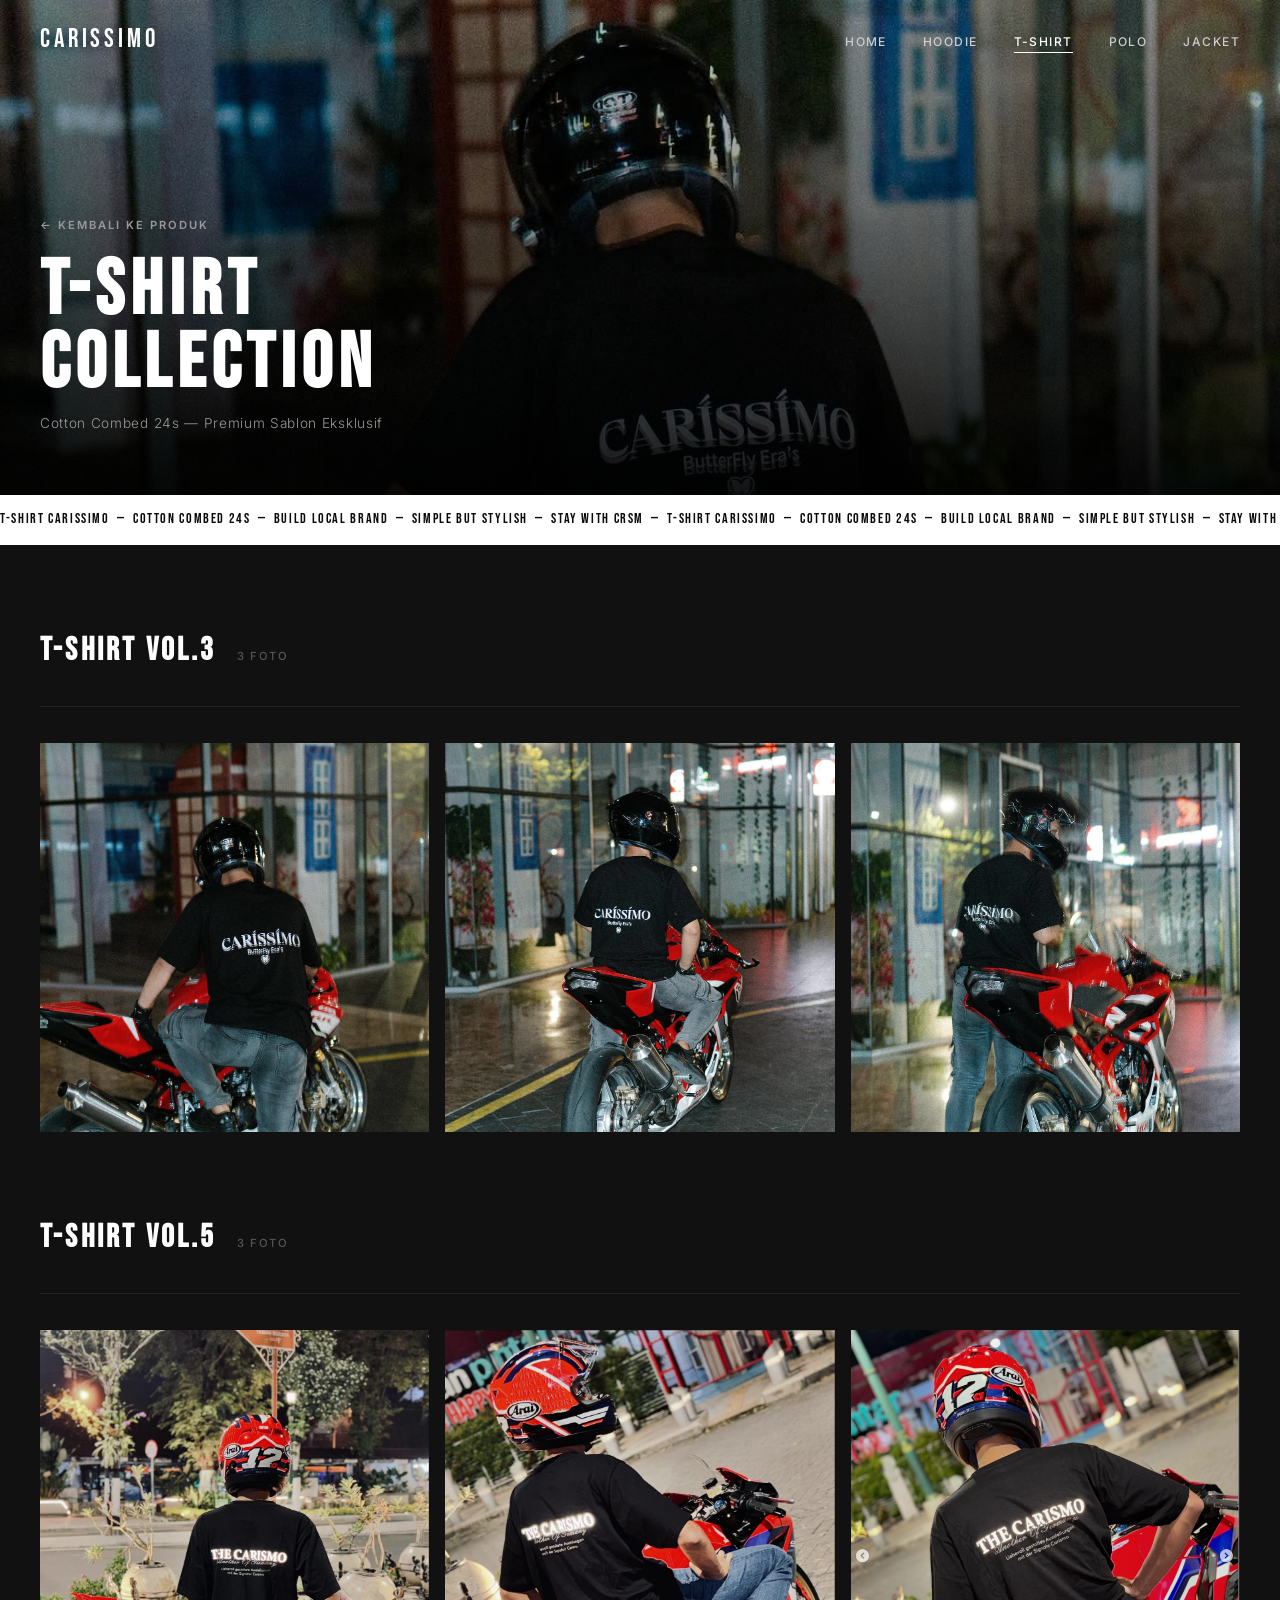
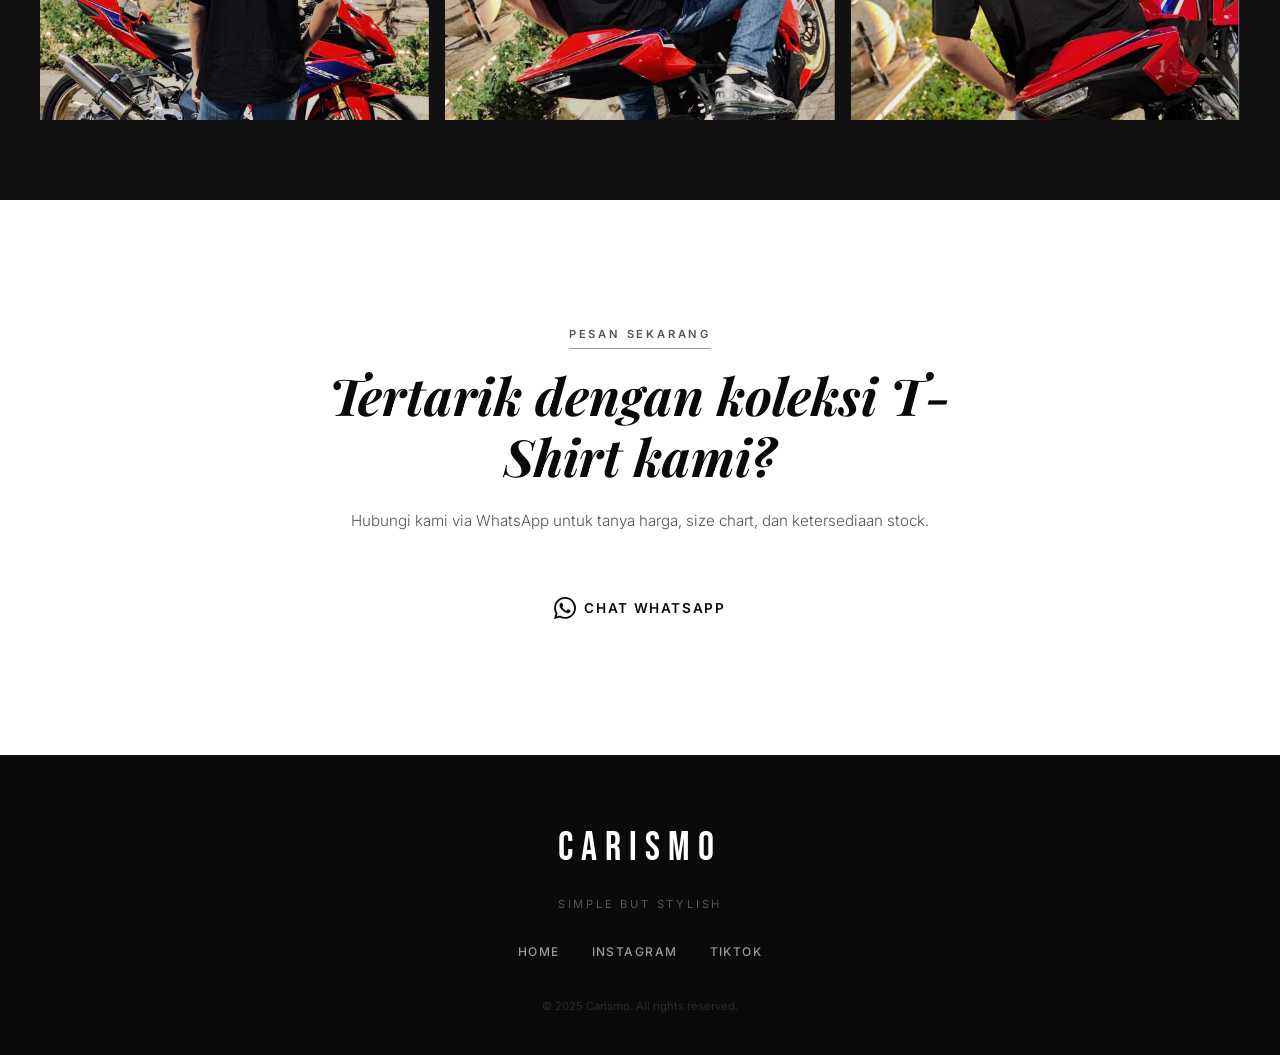
<file: tshirt.html>
<!DOCTYPE html>
<html lang="id">
<head>
  <meta charset="UTF-8" />
  <meta name="viewport" content="width=device-width, initial-scale=1.0" />
  <title>T-Shirt Collection - Carissimo</title>
  <meta name="description" content="Koleksi T-Shirt Premium Carissimo. Cotton Combed 24s dengan desain eksklusif untuk riders." />
  <link rel="preconnect" href="https://fonts.googleapis.com" />
  <link rel="preconnect" href="https://fonts.gstatic.com" crossorigin />
  <link href="https://fonts.googleapis.com/css2?family=Playfair+Display:ital,wght@0,400;0,700;0,900;1,400;1,700&family=Inter:wght@300;400;500;600;700&family=Bebas+Neue&family=DM+Serif+Display:ital@0;1&display=swap" rel="stylesheet" />
  <link rel="stylesheet" href="style.css" />
</head>
<body>

  <!-- NAVBAR -->
  <nav class="navbar scrolled" id="navbar">
    <div class="nav-container">
      <a href="index.html" class="nav-logo">CARISSIMO</a>
      <ul class="nav-links" id="navLinks">
        <li><a href="index.html" class="nav-link">Home</a></li>
        <li><a href="hoodie.html" class="nav-link">Hoodie</a></li>
        <li><a href="tshirt.html" class="nav-link active">T-Shirt</a></li>
        <li><a href="polo.html" class="nav-link">Polo</a></li>
        <li><a href="jacket.html" class="nav-link">Jacket</a></li>
      </ul>
      <!-- Mobile: hamburger + dropdown -->
      <div class="hamburger-wrap" id="hamburgerWrap">
        <button class="hamburger" id="hamburger" aria-label="Menu" aria-expanded="false">
          <span></span><span></span><span></span>
        </button>
        <nav class="nav-dropdown" id="navDropdown" aria-label="Mobile navigation">
          <a href="index.html">Home</a>
          <a href="hoodie.html">Hoodie</a>
          <a href="tshirt.html" class="active">T-Shirt</a>
          <a href="polo.html">Polo</a>
          <a href="jacket.html">Jacket</a>
        </nav>
      </div>
    </div>
  </nav>

  <!-- PAGE HERO -->
  <section class="page-hero">
    <div class="page-hero-bg">
      <img src="foto t-shirt/foto 20.jpg" alt="T-Shirt Carissimo" />
    </div>
    <div class="page-hero-overlay"></div>
    <div class="page-hero-content">
      <a href="index.html#products" class="page-back-link" id="backBtn">&#8592; Kembali ke Produk</a>
      <h1 class="page-hero-title">T-SHIRT<br />COLLECTION</h1>
      <p class="page-hero-sub">Cotton Combed 24s &mdash; Premium Sablon Eksklusif</p>
    </div>
  </section>

  <!-- MARQUEE STRIP -->
  <div class="marquee-strip">
    <div class="marquee-track">
      <span>T-SHIRT CARISSIMO &nbsp;&mdash;&nbsp; COTTON COMBED 24s &nbsp;&mdash;&nbsp; BUILD LOCAL BRAND &nbsp;&mdash;&nbsp; SIMPLE BUT STYLISH &nbsp;&mdash;&nbsp; STAY WITH CRSM &nbsp;&mdash;&nbsp; T-SHIRT CARISSIMO &nbsp;&mdash;&nbsp; COTTON COMBED 24s &nbsp;&mdash;&nbsp; BUILD LOCAL BRAND &nbsp;&mdash;&nbsp; SIMPLE BUT STYLISH &nbsp;&mdash;&nbsp; STAY WITH CRSM &nbsp;&mdash;&nbsp;</span>
    </div>
  </div>

  <!-- T-SHIRT VOL. 3 -->
  <section class="gallery-section">
    <div class="gallery-vol-header">
      <h2 class="gallery-vol-title">T-Shirt Vol.3</h2>
      <span class="gallery-vol-count">3 Foto</span>
    </div>
    <div class="gallery-grid">
      <div class="gallery-item">
        <img src="foto t-shirt/foto 20.jpg" alt="T-Shirt Vol.3 - Foto 20" />
        <div class="gallery-item-overlay"></div>
      </div>
      <div class="gallery-item">
        <img src="foto t-shirt/foto 21.jpg" alt="T-Shirt Vol.3 - Foto 21" />
        <div class="gallery-item-overlay"></div>
      </div>
      <div class="gallery-item">
        <img src="foto t-shirt/foto 22.jpg" alt="T-Shirt Vol.3 - Foto 22" />
        <div class="gallery-item-overlay"></div>
      </div>
    </div>
  </section>

  <!-- T-SHIRT VOL. 5 -->
  <section class="gallery-section">
    <div class="gallery-vol-header">
      <h2 class="gallery-vol-title">T-Shirt Vol.5</h2>
      <span class="gallery-vol-count">3 Foto</span>
    </div>
    <div class="gallery-grid">
      <div class="gallery-item">
        <img src="foto t-shirt/foto 23.jpg" alt="T-Shirt Vol.5 - Foto 23" />
        <div class="gallery-item-overlay"></div>
      </div>
      <div class="gallery-item">
        <img src="foto t-shirt/foto 24.jpg" alt="T-Shirt Vol.5 - Foto 24" />
        <div class="gallery-item-overlay"></div>
      </div>
      <div class="gallery-item">
        <img src="foto t-shirt/foto 25.png" alt="T-Shirt Vol.5 - Foto 25" />
        <div class="gallery-item-overlay"></div>
      </div>
    </div>
  </section>

  <!-- CTA -->
  <section class="contact" id="contact-tshirt">
    <div class="contact-inner">
      <span class="section-label">Pesan Sekarang</span>
      <h2 class="contact-title">Tertarik dengan koleksi T-Shirt kami?</h2>
      <p class="contact-sub">Hubungi kami via WhatsApp untuk tanya harga, size chart, dan ketersediaan stock.</p>
      <a href="https://wa.me/6281318001221" target="_blank" rel="noopener noreferrer" class="btn btn-whatsapp" id="btn-wa-tshirt">
        <svg viewBox="0 0 24 24" fill="currentColor" width="22" height="22">
          <path d="M17.472 14.382c-.297-.149-1.758-.867-2.03-.967-.273-.099-.471-.148-.67.15-.197.297-.767.966-.94 1.164-.173.199-.347.223-.644.075-.297-.15-1.255-.463-2.39-1.475-.883-.788-1.48-1.761-1.653-2.059-.173-.297-.018-.458.13-.606.134-.133.298-.347.446-.52.149-.174.198-.298.298-.497.099-.198.05-.371-.025-.52-.075-.149-.669-1.612-.916-2.207-.242-.579-.487-.5-.669-.51-.173-.008-.371-.01-.57-.01-.198 0-.52.074-.792.372-.272.297-1.04 1.016-1.04 2.479 0 1.462 1.065 2.875 1.213 3.074.149.198 2.096 3.2 5.077 4.487.709.306 1.262.489 1.694.625.712.227 1.36.195 1.871.118.571-.085 1.758-.719 2.006-1.413.248-.694.248-1.289.173-1.413-.074-.124-.272-.198-.57-.347m-5.421 7.403h-.004a9.87 9.87 0 0 1-5.031-1.378l-.361-.214-3.741.982.998-3.648-.235-.374a9.86 9.86 0 0 1-1.51-5.26c.001-5.45 4.436-9.884 9.888-9.884 2.64 0 5.122 1.03 6.988 2.898a9.825 9.825 0 0 1 2.893 6.994c-.003 5.45-4.437 9.884-9.885 9.884m8.413-18.297A11.815 11.815 0 0 0 12.05 0C5.495 0 .16 5.335.157 11.892c0 2.096.547 4.142 1.588 5.945L.057 24l6.305-1.654a11.882 11.882 0 0 0 5.683 1.448h.005c6.554 0 11.89-5.335 11.893-11.893a11.821 11.821 0 0 0-3.48-8.413z"/>
        </svg>
        Chat WhatsApp
      </a>
    </div>
  </section>

  <!-- FOOTER -->
  <footer class="footer">
    <div class="footer-inner">
      <div class="footer-logo">CARISMO</div>
      <p class="footer-tagline">Simple But Stylish</p>
      <div class="footer-links">
        <a href="index.html">Home</a>
        <a href="https://www.instagram.com/carismo.id/" target="_blank" rel="noopener noreferrer">Instagram</a>
        <a href="https://www.tiktok.com/@carismo.id?is_from_webapp=1&sender_device=pc" target="_blank" rel="noopener noreferrer">TikTok</a>
      </div>
      <p class="footer-copy">&copy; 2025 Carismo. All rights reserved.</p>
    </div>
  </footer>

  <script src="script.js"></script>
</body>
</html>
</file>
<file: style.css>
/* ========================================
   CARISSIMO - Global CSS
   Color palette: Black & White premium
   ======================================== */

/* Import fonts */
@import url('https://fonts.googleapis.com/css2?family=Playfair+Display:ital,wght@0,400;0,700;0,900;1,400;1,700&family=Inter:wght@300;400;500;600;700&family=Bebas+Neue&family=DM+Serif+Display:ital@0;1&display=swap');

/* ---- RESET & BASE ---- */
*, *::before, *::after { box-sizing: border-box; margin: 0; padding: 0; }

:root {
  --black: #0a0a0a;
  --black-soft: #111111;
  --black-medium: #1a1a1a;
  --gray-dark: #2a2a2a;
  --gray-mid: #555555;
  --gray-light: #999999;
  --gray-lighter: #cccccc;
  --white: #ffffff;
  --white-off: #f5f5f5;
  --accent: #ffffff;
  --font-display: 'Playfair Display', Georgia, serif;
  --font-heading: 'Bebas Neue', Impact, sans-serif;
  --font-body: 'Inter', system-ui, sans-serif;
  --font-serif: 'DM Serif Display', Georgia, serif;
  --transition: 0.35s cubic-bezier(0.4, 0, 0.2, 1);
  --radius: 4px;
  --radius-md: 8px;
}

html { scroll-behavior: smooth; font-size: 16px; }

body {
  background: var(--black);
  color: var(--white);
  font-family: var(--font-body);
  line-height: 1.6;
  overflow-x: hidden;
}

a { color: inherit; text-decoration: none; }
img { display: block; width: 100%; height: auto; }
ul { list-style: none; }

/* ---- SCROLLBAR ---- */
::-webkit-scrollbar { width: 6px; }
::-webkit-scrollbar-track { background: var(--black); }
::-webkit-scrollbar-thumb { background: var(--gray-mid); border-radius: 3px; }

/* ---- SELECTION ---- */
::selection { background: var(--white); color: var(--black); }

/* ---- SECTION LABEL ---- */
.section-label {
  display: inline-block;
  font-family: var(--font-body);
  font-size: 0.7rem;
  font-weight: 600;
  letter-spacing: 0.25em;
  text-transform: uppercase;
  color: var(--gray-light);
  border-bottom: 1px solid var(--gray-mid);
  padding-bottom: 4px;
  margin-bottom: 1rem;
}

/* ---- BUTTONS ---- */
.btn {
  display: inline-flex;
  align-items: center;
  gap: 8px;
  padding: 14px 32px;
  font-family: var(--font-body);
  font-size: 0.8rem;
  font-weight: 600;
  letter-spacing: 0.12em;
  text-transform: uppercase;
  border: none;
  cursor: pointer;
  transition: var(--transition);
  position: relative;
  overflow: hidden;
}

.btn::after {
  content: '';
  position: absolute;
  inset: 0;
  background: rgba(255,255,255,0.05);
  opacity: 0;
  transition: var(--transition);
}
.btn:hover::after { opacity: 1; }

.btn-primary {
  background: var(--white);
  color: var(--black);
}
.btn-primary:hover {
  background: var(--gray-lighter);
  transform: translateY(-2px);
}

.btn-outline {
  background: transparent;
  color: var(--white);
  border: 1px solid rgba(255,255,255,0.4);
}
.btn-outline:hover {
  background: rgba(255,255,255,0.08);
  border-color: var(--white);
  transform: translateY(-2px);
}

.btn-whatsapp {
  background: var(--white);
  color: var(--black);
  padding: 16px 40px;
  font-size: 0.85rem;
}
.btn-whatsapp:hover {
  background: var(--gray-lighter);
  transform: translateY(-3px);
  box-shadow: 0 12px 40px rgba(255,255,255,0.15);
}

/* ========================================
   NAVBAR
   ======================================== */
.navbar {
  position: fixed;
  top: 0;
  left: 0;
  right: 0;
  z-index: 1000;
  padding: 20px 0;
  transition: background var(--transition), padding var(--transition);
}

.navbar.scrolled {
  background: rgba(10,10,10,0.95);
  backdrop-filter: blur(20px);
  -webkit-backdrop-filter: blur(20px);
  padding: 14px 0;
  border-bottom: 1px solid rgba(255,255,255,0.06);
}

.nav-container {
  max-width: 1320px;
  margin: 0 auto;
  padding: 0 40px;
  display: flex;
  align-items: center;
  justify-content: space-between;
}

.nav-logo {
  font-family: var(--font-heading);
  font-size: 1.6rem;
  letter-spacing: 0.15em;
  color: var(--white);
  transition: opacity var(--transition);
}
.nav-logo:hover { opacity: 0.75; }

.nav-links {
  display: flex;
  gap: 36px;
  align-items: center;
}

.nav-link {
  font-size: 0.75rem;
  font-weight: 500;
  letter-spacing: 0.12em;
  text-transform: uppercase;
  color: var(--gray-lighter);
  transition: color var(--transition);
  position: relative;
}
.nav-link::after {
  content: '';
  position: absolute;
  bottom: -4px;
  left: 0;
  width: 0;
  height: 1px;
  background: var(--white);
  transition: width var(--transition);
}
.nav-link:hover, .nav-link.active {
  color: var(--white);
}
.nav-link:hover::after, .nav-link.active::after { width: 100%; }

.hamburger {
  display: none;
  flex-direction: column;
  gap: 5px;
  background: none;
  border: none;
  cursor: pointer;
  padding: 4px;
  position: relative;
  z-index: 1001;
}
.hamburger span {
  display: block;
  width: 24px;
  height: 1.5px;
  background: var(--white);
  transition: var(--transition);
}
.hamburger.open span:nth-child(1) { transform: translateY(6.5px) rotate(45deg); }
.hamburger.open span:nth-child(2) { opacity: 0; }
.hamburger.open span:nth-child(3) { transform: translateY(-6.5px) rotate(-45deg); }

/* Dropdown mobile nav */
.nav-dropdown {
  display: none;
  position: absolute;
  top: calc(100% + 8px);
  right: 0;
  min-width: 200px;
  background: rgba(10,10,10,0.97);
  backdrop-filter: blur(24px);
  -webkit-backdrop-filter: blur(24px);
  border: 1px solid rgba(255,255,255,0.1);
  border-radius: var(--radius-md);
  overflow: hidden;
  box-shadow: 0 16px 48px rgba(0,0,0,0.6);
  opacity: 0;
  transform: translateY(-8px) scale(0.97);
  transition: opacity 0.25s ease, transform 0.25s ease;
  pointer-events: none;
  z-index: 1000;
}
.nav-dropdown.open {
  opacity: 1;
  transform: translateY(0) scale(1);
  pointer-events: auto;
}
.nav-dropdown a {
  display: block;
  padding: 14px 24px;
  font-size: 0.75rem;
  font-weight: 600;
  letter-spacing: 0.14em;
  text-transform: uppercase;
  color: var(--gray-lighter);
  transition: background var(--transition), color var(--transition);
  border-bottom: 1px solid rgba(255,255,255,0.05);
}
.nav-dropdown a:last-child { border-bottom: none; }
.nav-dropdown a:hover, .nav-dropdown a.active {
  background: rgba(255,255,255,0.07);
  color: var(--white);
}
/* Hamburger wrapper (positions dropdown relative to button) */
.hamburger-wrap {
  position: relative;
  display: none;
}

/* ========================================
   HERO
   ======================================== */
.hero {
  position: relative;
  height: 100vh;
  min-height: 700px;
  display: flex;
  align-items: center;
  overflow: hidden;
}

.hero-bg {
  position: absolute;
  inset: 0;
}

.hero-bg-slider {
  position: absolute;
  inset: 0;
  width: 100%;
  height: 100%;
}

.hero-bg-img {
  position: absolute;
  inset: 0;
  width: 100%;
  height: 100%;
  object-fit: cover;
  object-position: center top;
  opacity: 0;
  animation: heroCrossfade 15s infinite linear;
}

.hero-bg-img:nth-child(1) { animation-delay: 0s; }
.hero-bg-img:nth-child(2) { animation-delay: 5s; }
.hero-bg-img:nth-child(3) { animation-delay: 10s; }

@keyframes heroCrossfade {
  0%   { opacity: 0; transform: scale(1.05); }
  15%  { opacity: 1; transform: scale(1.03); }
  33%  { opacity: 1; transform: scale(1); }
  48%  { opacity: 0; transform: scale(1); }
  100% { opacity: 0; transform: scale(1.05); }
}

.hero-overlay {
  position: absolute;
  inset: 0;
  background: linear-gradient(
    135deg,
    rgba(0,0,0,0.82) 0%,
    rgba(0,0,0,0.55) 50%,
    rgba(0,0,0,0.4) 100%
  );
}

.hero-content {
  position: relative;
  z-index: 2;
  max-width: 1320px;
  margin: 0 auto;
  padding: 0 40px;
  margin-top: 60px;
}

.hero-tagline {
  font-size: 0.75rem;
  font-weight: 500;
  letter-spacing: 0.3em;
  text-transform: uppercase;
  color: var(--gray-lighter);
  margin-bottom: 16px;
  opacity: 0;
  animation: fadeUp 0.8s ease 0.2s forwards;
}

.hero-title {
  font-family: var(--font-heading);
  font-size: clamp(3.5rem, 8vw, 7rem);
  line-height: 0.95;
  letter-spacing: 0.04em;
  color: var(--white);
  text-transform: uppercase;
  margin-bottom: 20px;
  opacity: 0;
  animation: fadeUp 0.8s ease 0.4s forwards;
}

.hero-title em {
  font-family: var(--font-display);
  font-style: italic;
  font-size: 0.75em;
  letter-spacing: 0.02em;
  display: block;
  margin-top: 8px;
  color: var(--gray-lighter);
}

.hero-sub {
  font-size: 1rem;
  font-weight: 300;
  color: var(--gray-lighter);
  max-width: 420px;
  margin-bottom: 36px;
  opacity: 0;
  animation: fadeUp 0.8s ease 0.6s forwards;
}

.hero-cta {
  display: flex;
  gap: 16px;
  flex-wrap: wrap;
  opacity: 0;
  animation: fadeUp 0.8s ease 0.8s forwards;
}

.hero-scroll {
  position: absolute;
  bottom: 40px;
  left: 50%;
  transform: translateX(-50%);
  display: flex;
  flex-direction: column;
  align-items: center;
  gap: 10px;
  z-index: 2;
  opacity: 0;
  animation: fadeIn 1s ease 1.2s forwards;
}

.hero-scroll span {
  font-size: 0.65rem;
  letter-spacing: 0.2em;
  text-transform: uppercase;
  color: var(--gray-light);
}

.scroll-line {
  width: 1px;
  height: 50px;
  background: linear-gradient(to bottom, var(--gray-light), transparent);
  animation: scrollPulse 1.8s ease infinite;
}

/* ========================================
   MARQUEE
   ======================================== */
.marquee-strip {
  background: var(--white);
  color: var(--black);
  padding: 14px 0;
  overflow: hidden;
  position: relative;
  z-index: 3;
}

.marquee-track {
  display: flex;
  white-space: nowrap;
  animation: marquee 25s linear infinite;
}

.marquee-track span {
  font-family: var(--font-heading);
  font-size: 0.85rem;
  letter-spacing: 0.12em;
  padding-right: 60px;
  flex-shrink: 0;
}

/* ========================================
   ABOUT
   ======================================== */
.about {
  background: var(--black);
  padding: 100px 0 0;
}

.about-image-wrap {
  width: 100%;
  overflow: hidden;
  position: relative;
}

/* Desktop: single static image */
.about-img {
  width: 100%;
  height: 70vh;
  max-height: 70vh;
  object-fit: cover;
  object-position: center 30%;
  display: block;
}

/* ---- ABOUT SLIDER (mobile) ---- */
.about-slider {
  display: none; /* shown only on mobile via media query */
  position: relative;
  width: 100%;
  overflow: hidden;
  touch-action: pan-y;
}

.about-slider-track {
  display: flex;
  width: 100%;
  transition: transform 0.4s cubic-bezier(0.4,0,0.2,1);
  will-change: transform;
}

.about-slide {
  min-width: 100%;
  flex-shrink: 0;
}

.about-slide img {
  width: 100%;
  height: 62vw;
  min-height: 260px;
  max-height: 380px;
  object-fit: cover;
  object-position: center 30%;
  display: block;
}

.about-slider-dots {
  display: flex;
  justify-content: center;
  gap: 8px;
  padding: 12px 0 4px;
}

.about-dot {
  width: 6px;
  height: 6px;
  border-radius: 50%;
  background: var(--gray-dark);
  border: none;
  cursor: pointer;
  padding: 0;
  transition: background 0.25s, width 0.25s;
}
.about-dot.active {
  background: var(--white);
  width: 18px;
  border-radius: 3px;
}

.about-content {
  max-width: 1320px;
  margin: 0 auto;
  padding: 80px 40px;
}

.about-title {
  font-family: var(--font-display);
  font-size: clamp(1.8rem, 3.5vw, 2.8rem);
  font-weight: 700;
  font-style: italic;
  line-height: 1.25;
  color: var(--white);
  max-width: 700px;
  margin-bottom: 60px;
}

.about-text-block {
  display: grid;
  grid-template-columns: 1fr 1fr;
  gap: 60px;
  align-items: start;
}

.about-foto {
  position: relative;
  overflow: hidden;
}

.about-foto img {
  width: 100%;
  aspect-ratio: 3/4;
  object-fit: cover;
  transition: transform 0.6s ease;
}
.about-foto:hover img { transform: scale(1.04); }

.about-desc {
  padding-top: 20px;
  display: flex;
  flex-direction: column;
  gap: 20px;
}

.about-desc p {
  font-size: 1rem;
  font-weight: 300;
  color: var(--gray-lighter);
  line-height: 1.8;
}

/* ========================================
   PRODUCTS / CATEGORIES
   ======================================== */
.products {
  background: var(--black-soft);
  padding: 100px 0;
}

.products-header {
  max-width: 1320px;
  margin: 0 auto;
  padding: 0 40px 60px;
}

.products-title {
  font-family: var(--font-heading);
  font-size: clamp(3rem, 6vw, 5.5rem);
  letter-spacing: 0.06em;
  text-transform: uppercase;
  line-height: 0.95;
  color: var(--white);
}

.product-categories {
  max-width: 1320px;
  margin: 0 auto;
  padding: 0 40px;
  display: grid;
  grid-template-columns: repeat(4, 1fr);
  gap: 20px;
}

.product-card {
  display: block;
  position: relative;
  cursor: pointer;
  text-decoration: none;
}

.product-card-img-wrap {
  position: relative;
  overflow: hidden;
  aspect-ratio: 3/4;
}

.product-card-img {
  width: 100%;
  height: 100%;
  object-fit: cover;
  object-position: center 20%;
  transition: transform 0.6s ease;
  filter: grayscale(20%);
}

.product-card:hover .product-card-img {
  transform: scale(1.06);
  filter: grayscale(0%);
}

.product-card-overlay {
  position: absolute;
  inset: 0;
  background: rgba(0,0,0,0.55);
  display: flex;
  align-items: center;
  justify-content: center;
  opacity: 0;
  transition: opacity var(--transition);
}

.product-card:hover .product-card-overlay { opacity: 1; }

.product-card-cta {
  font-size: 0.7rem;
  font-weight: 600;
  letter-spacing: 0.18em;
  text-transform: uppercase;
  color: var(--white);
  border: 1px solid rgba(255,255,255,0.7);
  padding: 10px 20px;
}

.product-card-info {
  padding: 18px 0 8px;
  display: flex;
  align-items: baseline;
  gap: 12px;
  border-top: 1px solid rgba(255,255,255,0.1);
  margin-top: 12px;
}

.product-card-info h3 {
  font-family: var(--font-heading);
  font-size: 1.5rem;
  letter-spacing: 0.08em;
  color: var(--white);
  flex: 1;
}

.product-card-info p {
  font-size: 0.7rem;
  color: var(--gray-light);
  font-weight: 400;
  flex: 1;
  text-align: right;
}

.product-card-arrow {
  font-size: 1.2rem;
  color: var(--white);
  transition: transform var(--transition);
}
.product-card:hover .product-card-arrow { transform: translateX(6px); }

/* ========================================
   PLATFORM
   ======================================== */
.platform {
  background: var(--black);
  padding: 100px 40px;
  text-align: center;
}

.platform-header {
  margin-bottom: 60px;
}

.platform-title {
  font-family: var(--font-heading);
  font-size: clamp(2.5rem, 5vw, 4.5rem);
  letter-spacing: 0.08em;
  text-transform: uppercase;
  color: var(--white);
  margin-bottom: 12px;
}

.platform-sub {
  font-size: 0.95rem;
  font-weight: 300;
  color: var(--gray-light);
}

.platform-cards {
  display: flex;
  gap: 30px;
  justify-content: center;
  flex-wrap: wrap;
  max-width: 800px;
  margin: 0 auto;
}

.platform-card {
  display: flex;
  align-items: center;
  gap: 24px;
  background: var(--black-medium);
  border: 1px solid rgba(255,255,255,0.08);
  padding: 36px 48px;
  min-width: 300px;
  transition: var(--transition);
  position: relative;
  overflow: hidden;
}

.platform-card::before {
  content: '';
  position: absolute;
  inset: 0;
  background: rgba(255,255,255,0.03);
  opacity: 0;
  transition: var(--transition);
}

.platform-card:hover {
  border-color: rgba(255,255,255,0.3);
  transform: translateY(-6px);
}
.platform-card:hover::before { opacity: 1; }

.platform-icon {
  color: var(--white);
  flex-shrink: 0;
}

.platform-info {
  text-align: left;
}

.platform-info h3 {
  font-family: var(--font-heading);
  font-size: 1.8rem;
  letter-spacing: 0.1em;
  color: var(--white);
  margin-bottom: 4px;
}

.platform-info p {
  font-size: 0.85rem;
  color: var(--gray-light);
  margin-bottom: 8px;
}

.platform-link-label {
  font-size: 0.65rem;
  font-weight: 600;
  letter-spacing: 0.2em;
  text-transform: uppercase;
  color: var(--gray-mid);
  text-decoration: underline;
  text-underline-offset: 3px;
  transition: color var(--transition);
}
.platform-card:hover .platform-link-label { color: var(--white); }

/* ========================================
   CONTACT
   ======================================== */
.contact {
  background: var(--white);
  color: var(--black);
  padding: 120px 40px;
  text-align: center;
}

.contact-inner {
  max-width: 700px;
  margin: 0 auto;
}

.contact .section-label {
  color: var(--gray-mid);
  border-color: var(--gray-light);
}

.contact-title {
  font-family: var(--font-display);
  font-size: clamp(2rem, 4vw, 3.2rem);
  font-weight: 700;
  font-style: italic;
  line-height: 1.2;
  color: var(--black);
  margin-bottom: 20px;
}

.contact-sub {
  font-size: 0.95rem;
  font-weight: 300;
  color: var(--gray-mid);
  margin-bottom: 48px;
  line-height: 1.7;
}

/* ========================================
   FOOTER
   ======================================== */
.footer {
  background: var(--black);
  padding: 60px 40px 40px;
  border-top: 1px solid rgba(255,255,255,0.06);
}

.footer-inner {
  max-width: 1320px;
  margin: 0 auto;
  text-align: center;
  display: flex;
  flex-direction: column;
  align-items: center;
  gap: 16px;
}

.footer-logo {
  font-family: var(--font-heading);
  font-size: 2.5rem;
  letter-spacing: 0.2em;
  color: var(--white);
}

.footer-tagline {
  font-size: 0.7rem;
  letter-spacing: 0.25em;
  text-transform: uppercase;
  color: var(--gray-mid);
}

.footer-links {
  display: flex;
  gap: 32px;
  margin: 12px 0;
}

.footer-links a {
  font-size: 0.75rem;
  font-weight: 500;
  letter-spacing: 0.12em;
  text-transform: uppercase;
  color: var(--gray-light);
  transition: color var(--transition);
}
.footer-links a:hover { color: var(--white); }

.footer-copy {
  font-size: 0.7rem;
  color: var(--gray-dark);
  margin-top: 8px;
}

/* ========================================
   PRODUCT PAGE (hoodie.html, tshirt.html etc.)
   ======================================== */
.page-hero {
  position: relative;
  height: 55vh;
  min-height: 400px;
  display: flex;
  align-items: flex-end;
  overflow: hidden;
}

.page-hero-bg {
  position: absolute;
  inset: 0;
}

.page-hero-bg img {
  width: 100%;
  height: 100%;
  object-fit: cover;
  object-position: center 20%;
}

.page-hero-overlay {
  position: absolute;
  inset: 0;
  background: linear-gradient(to top, rgba(0,0,0,0.92) 0%, rgba(0,0,0,0.4) 60%, rgba(0,0,0,0.2) 100%);
}

.page-hero-content {
  position: relative;
  z-index: 2;
  max-width: 1320px;
  margin: 0 auto;
  padding: 0 40px 60px;
  width: 100%;
}

.page-back-link {
  display: inline-flex;
  align-items: center;
  gap: 8px;
  font-size: 0.7rem;
  font-weight: 600;
  letter-spacing: 0.18em;
  text-transform: uppercase;
  color: var(--gray-light);
  margin-bottom: 20px;
  transition: color var(--transition);
}
.page-back-link:hover { color: var(--white); }

.page-hero-title {
  font-family: var(--font-heading);
  font-size: clamp(3rem, 6vw, 6rem);
  letter-spacing: 0.08em;
  text-transform: uppercase;
  color: var(--white);
  line-height: 0.95;
}

.page-hero-sub {
  font-size: 0.85rem;
  color: var(--gray-light);
  margin-top: 12px;
  font-weight: 300;
  letter-spacing: 0.05em;
}

/* Gallery sections */
.gallery-section {
  background: var(--black-soft);
  padding: 80px 40px;
}

.gallery-section + .gallery-section {
  padding-top: 0;
}

.gallery-vol-header {
  max-width: 1320px;
  margin: 0 auto;
  padding-bottom: 30px;
  border-bottom: 1px solid rgba(255,255,255,0.08);
  margin-bottom: 36px;
  display: flex;
  align-items: baseline;
  gap: 20px;
}

.gallery-vol-title {
  font-family: var(--font-heading);
  font-size: 2rem;
  letter-spacing: 0.1em;
  text-transform: uppercase;
  color: var(--white);
}

.gallery-vol-count {
  font-size: 0.7rem;
  letter-spacing: 0.15em;
  color: var(--gray-mid);
  font-weight: 500;
  text-transform: uppercase;
}

.gallery-grid {
  max-width: 1320px;
  margin: 0 auto;
  display: grid;
  grid-template-columns: repeat(3, 1fr);
  gap: 16px;
}

.gallery-item {
  position: relative;
  overflow: hidden;
  cursor: pointer;
}

.gallery-item img {
  width: 100%;
  aspect-ratio: 1/1;
  object-fit: cover;
  object-position: center top;
  transition: transform 0.5s ease, filter 0.5s ease;
  filter: grayscale(15%);
}

.gallery-item:hover img {
  transform: scale(1.05);
  filter: grayscale(0%);
}

.gallery-item-overlay {
  position: absolute;
  inset: 0;
  background: rgba(0,0,0,0.0);
  transition: background var(--transition);
  display: flex;
  align-items: flex-end;
  padding: 16px;
}

.gallery-item:hover .gallery-item-overlay {
  background: rgba(0,0,0,0.25);
}

/* Coming soon */
.coming-soon-wrap {
  min-height: 80vh;
  display: flex;
  align-items: center;
  justify-content: center;
  flex-direction: column;
  gap: 24px;
  background: var(--black);
  padding: 120px 40px 80px;
  text-align: center;
  position: relative;
  overflow: hidden;
}

.coming-soon-wrap::before {
  content: 'SOON';
  position: absolute;
  font-family: var(--font-heading);
  font-size: clamp(8rem, 25vw, 18rem);
  letter-spacing: 0.05em;
  color: rgba(255,255,255,0.025);
  white-space: nowrap;
  pointer-events: none;
  user-select: none;
  top: 50%;
  left: 50%;
  transform: translate(-50%, -50%);
}

.coming-soon-badge {
  display: inline-block;
  font-size: 0.65rem;
  font-weight: 700;
  letter-spacing: 0.3em;
  text-transform: uppercase;
  color: var(--gray-mid);
  border: 1px solid rgba(255,255,255,0.1);
  padding: 6px 16px;
  border-radius: 2px;
}

.coming-soon-wrap h2 {
  font-family: var(--font-heading);
  font-size: clamp(2.5rem, 8vw, 5rem);
  letter-spacing: 0.12em;
  color: var(--white);
  line-height: 0.95;
}

.coming-soon-wrap p {
  color: var(--gray-light);
  font-size: 0.9rem;
  font-weight: 300;
  max-width: 380px;
  line-height: 1.7;
}

/* ========================================
   ANIMATIONS
   ======================================== */
@keyframes fadeUp {
  from { opacity: 0; transform: translateY(30px); }
  to   { opacity: 1; transform: translateY(0); }
}

@keyframes fadeIn {
  from { opacity: 0; }
  to   { opacity: 1; }
}

@keyframes marquee {
  from { transform: translateX(0); }
  to   { transform: translateX(-50%); }
}

@keyframes scrollPulse {
  0%, 100% { opacity: 0.4; transform: scaleY(1); }
  50% { opacity: 1; transform: scaleY(1.3); }
}

/* Scroll reveal */
.reveal {
  opacity: 0;
  transform: translateY(40px);
  transition: opacity 0.7s ease, transform 0.7s ease;
}
.reveal.visible {
  opacity: 1;
  transform: translateY(0);
}

/* ========================================
   RESPONSIVE
   ======================================== */
@media (max-width: 1100px) {
  .product-categories { grid-template-columns: repeat(2, 1fr); }
}

@media (max-width: 900px) {
  .about-text-block { grid-template-columns: 1fr; }
  .about-foto img { aspect-ratio: 16/9; }
  .gallery-grid { grid-template-columns: repeat(2, 1fr); }
}

@media (max-width: 768px) {
  .nav-container { padding: 0 20px; }

  /* Hide desktop nav links, show hamburger-wrap instead */
  .nav-links { display: none; }

  .hamburger { display: flex; }
  .hamburger-wrap { display: block; }

  /* Show nav-dropdown when hamburger-wrap is open */
  .hamburger-wrap .nav-dropdown { display: block; }

  .hero-content { padding: 0 20px; }
  .hero-title { font-size: clamp(2.8rem, 10vw, 4rem); }

  /* About: hide static image, show slider */
  .about-image-wrap > .about-img { display: none; }
  .about-slider { display: block; }

  .about { padding: 60px 0 0; }
  .about-content { padding: 40px 20px 60px; }
  .about-title { font-size: clamp(1.5rem, 5vw, 2rem); margin-bottom: 36px; }
  .about-text-block { grid-template-columns: 1fr; gap: 28px; }
  .about-foto img { aspect-ratio: auto; min-height: 300px; object-fit: contain; background: var(--black-soft); border-radius: var(--radius-md); }

  .products-header { padding: 0 20px 36px; }
  .product-categories { padding: 0 20px; grid-template-columns: repeat(2, 1fr); gap: 12px; }

  .platform { padding: 70px 20px; }
  .platform-cards { flex-direction: column; align-items: center; }
  .platform-card { min-width: unset; width: 100%; max-width: 360px; padding: 24px 28px; gap: 18px; }
  .platform-icon svg { width: 36px; height: 36px; }

  .contact { padding: 70px 20px; }

  .gallery-section { padding: 50px 16px; }
  .gallery-grid { gap: 8px; grid-template-columns: repeat(2, 1fr); }

  .page-hero-content { padding: 0 20px 36px; }
  .page-hero-title { font-size: clamp(2.5rem, 10vw, 4rem); }

  .coming-soon-wrap { padding: 60px 24px; }
}

@media (max-width: 480px) {
  .product-categories { grid-template-columns: 1fr; gap: 10px; }
  .hero-cta { flex-direction: column; gap: 10px; }
  .btn { width: 100%; justify-content: center; }
  .gallery-grid { grid-template-columns: repeat(2, 1fr); gap: 6px; }
}
</file>
